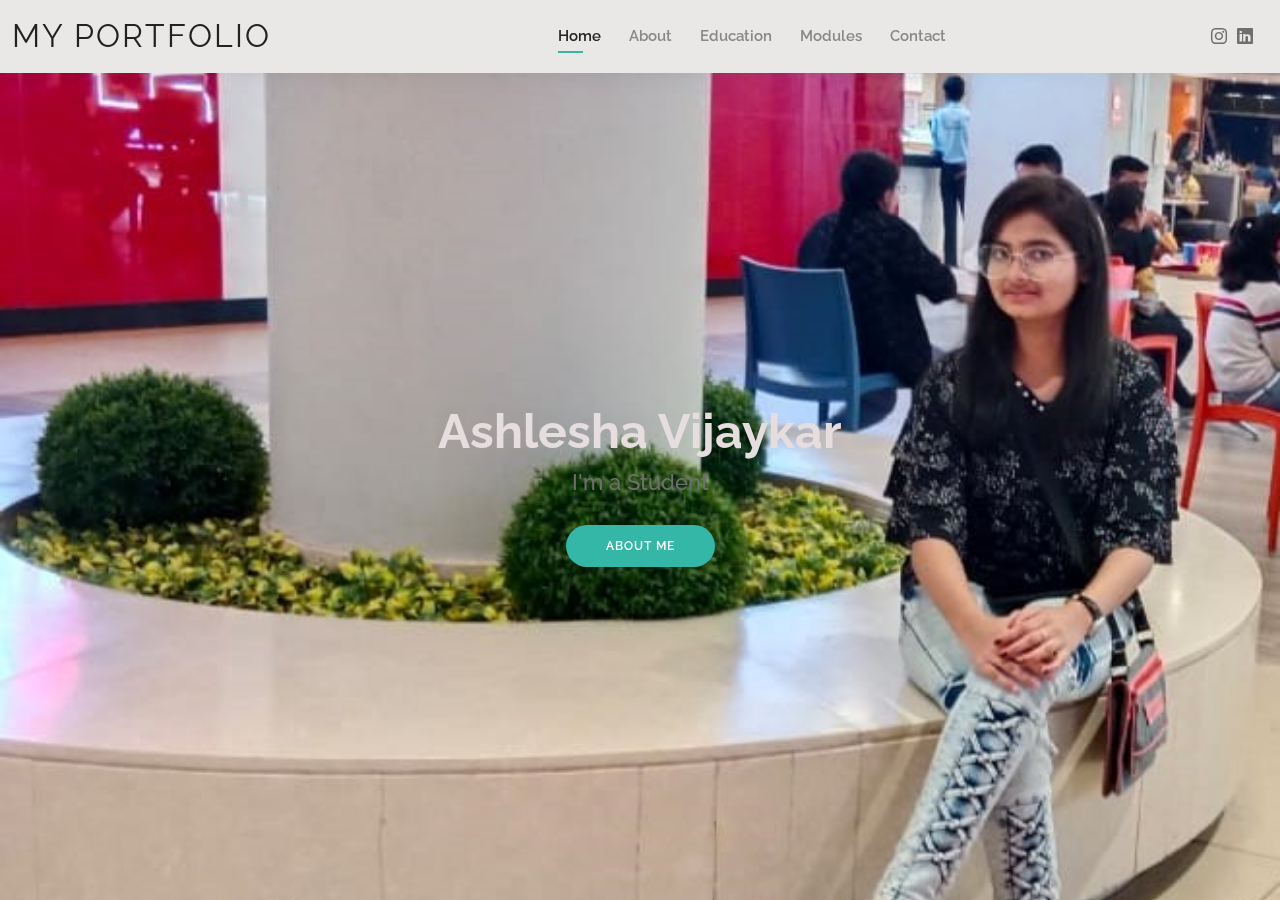
<file: index.html>
<!DOCTYPE html>
<html lang="en">

<head>
  <meta charset="utf-8">
  <meta content="width=device-width, initial-scale=1.0" name="viewport">

  <title>My Portfolio</title>
  <meta content="" name="description">
  <meta content="" name="keywords">

  <!-- Favicons -->
  <link href="assets/img/favicon.png" rel="icon">
  <link href="assets/img/apple-touch-icon.png" rel="apple-touch-icon">

  <!-- Google Fonts -->
  <link href="https://fonts.googleapis.com/css?family=Open+Sans:300,300i,400,400i,600,600i,700,700i|Raleway:300,300i,400,400i,500,500i,600,600i,700,700i|Poppins:300,300i,400,400i,500,500i,600,600i,700,700i" rel="stylesheet">

  <!-- Vendor CSS Files -->
  <link href="assets/vendor/aos/aos.css" rel="stylesheet">
  <link href="assets/vendor/bootstrap/css/bootstrap.min.css" rel="stylesheet">
  <link href="assets/vendor/bootstrap-icons/bootstrap-icons.css" rel="stylesheet">
  <link href="assets/vendor/boxicons/css/boxicons.min.css" rel="stylesheet">
  <link href="assets/vendor/glightbox/css/glightbox.min.css" rel="stylesheet">
  <link href="assets/vendor/swiper/swiper-bundle.min.css" rel="stylesheet">

  <!-- Template Main CSS File -->
  <link href="assets/css/style.css" rel="stylesheet">

  <!-- =======================================================
  * Template Name: Kelly
  * Template URL: https://bootstrapmade.com/kelly-free-bootstrap-cv-resume-html-template/
  * Updated: Mar 17 2024 with Bootstrap v5.3.3
  * Author: BootstrapMade.com
  * License: https://bootstrapmade.com/license/
  ======================================================== -->
</head>

<body>

  <!-- ======= Header ======= -->
  <header id="header" class="fixed-top">
    <div class="container-fluid d-flex justify-content-between align-items-center">

      <h1 class="logo me-auto me-lg-0"><a href="index.html">My Portfolio</a></h1>
      <!-- Uncomment below if you prefer to use an image logo -->
      <!-- <a href="index.html" class="logo"><img src="module-1/my img.jpg" alt="" class="img-fluid"></a>-->

      <nav id="navbar" class="navbar order-last order-lg-0">
        <ul>
          <li><a class="active" href="./index.html">Home</a></li>
          <li><a href="./about.html">About</a></li>
          <li><a href="./education.html">Education</a></li>
          <li><a href="./Modules.html">Modules</a></li>
          <!-- <li><a href="portfolio.html">Portfolio</a></li> -->
          <li><a href="./contact.html">Contact</a></li>
        </ul>
        <i class="bi bi-list mobile-nav-toggle"></i>
      </nav><!-- .navbar -->

      <div class="header-social-links">
        <!-- <a href="#" class="twitter"><i class="bi bi-twitter"></i></a>
        <a href="#" class="facebook"><i class="bi bi-facebook"></i></a> -->
        <a href="https://www.instagram.com/ashlesha25?igsh=MXQ2NWRibGlzd3Fqeg==" class="instagram"><i class="bi bi-instagram"></i></a>
        <a href="https://www.linkedin.com/in/ashlesha-vijaykar-8346ab236" class="linkedin"><i class="bi bi-linkedin"></i></i></a>
      </div>

    </div>

  </header><!-- End Header -->

  <!-- ======= Hero Section ======= -->
  <section id="hero" class="d-flex align-items-center">
    <div class="container d-flex flex-column align-items-center" data-aos="zoom-in" data-aos-delay="100">
      <h1>Ashlesha Vijaykar</h1>
      <h2>I'm a Student</h2>
      <a href="about.html" class="btn-about">About Me</a>
    </div>
  </section><!-- End Hero -->

  

  <div id="preloader"></div>
  <a href="#" class="back-to-top d-flex align-items-center justify-content-center"><i class="bi bi-arrow-up-short"></i></a>

  <!-- Vendor JS Files -->
  <script src="assets/vendor/purecounter/purecounter_vanilla.js"></script>
  <script src="assets/vendor/aos/aos.js"></script>
  <script src="assets/vendor/bootstrap/js/bootstrap.bundle.min.js"></script>
  <script src="assets/vendor/glightbox/js/glightbox.min.js"></script>
  <script src="assets/vendor/isotope-layout/isotope.pkgd.min.js"></script>
  <script src="assets/vendor/swiper/swiper-bundle.min.js"></script>
  <script src="assets/vendor/waypoints/noframework.waypoints.js"></script>
  <script src="assets/vendor/php-email-form/validate.js"></script>

  <!-- Template Main JS File -->
  <script src="assets/js/main.js"></script>

</body>

</html>
</file>
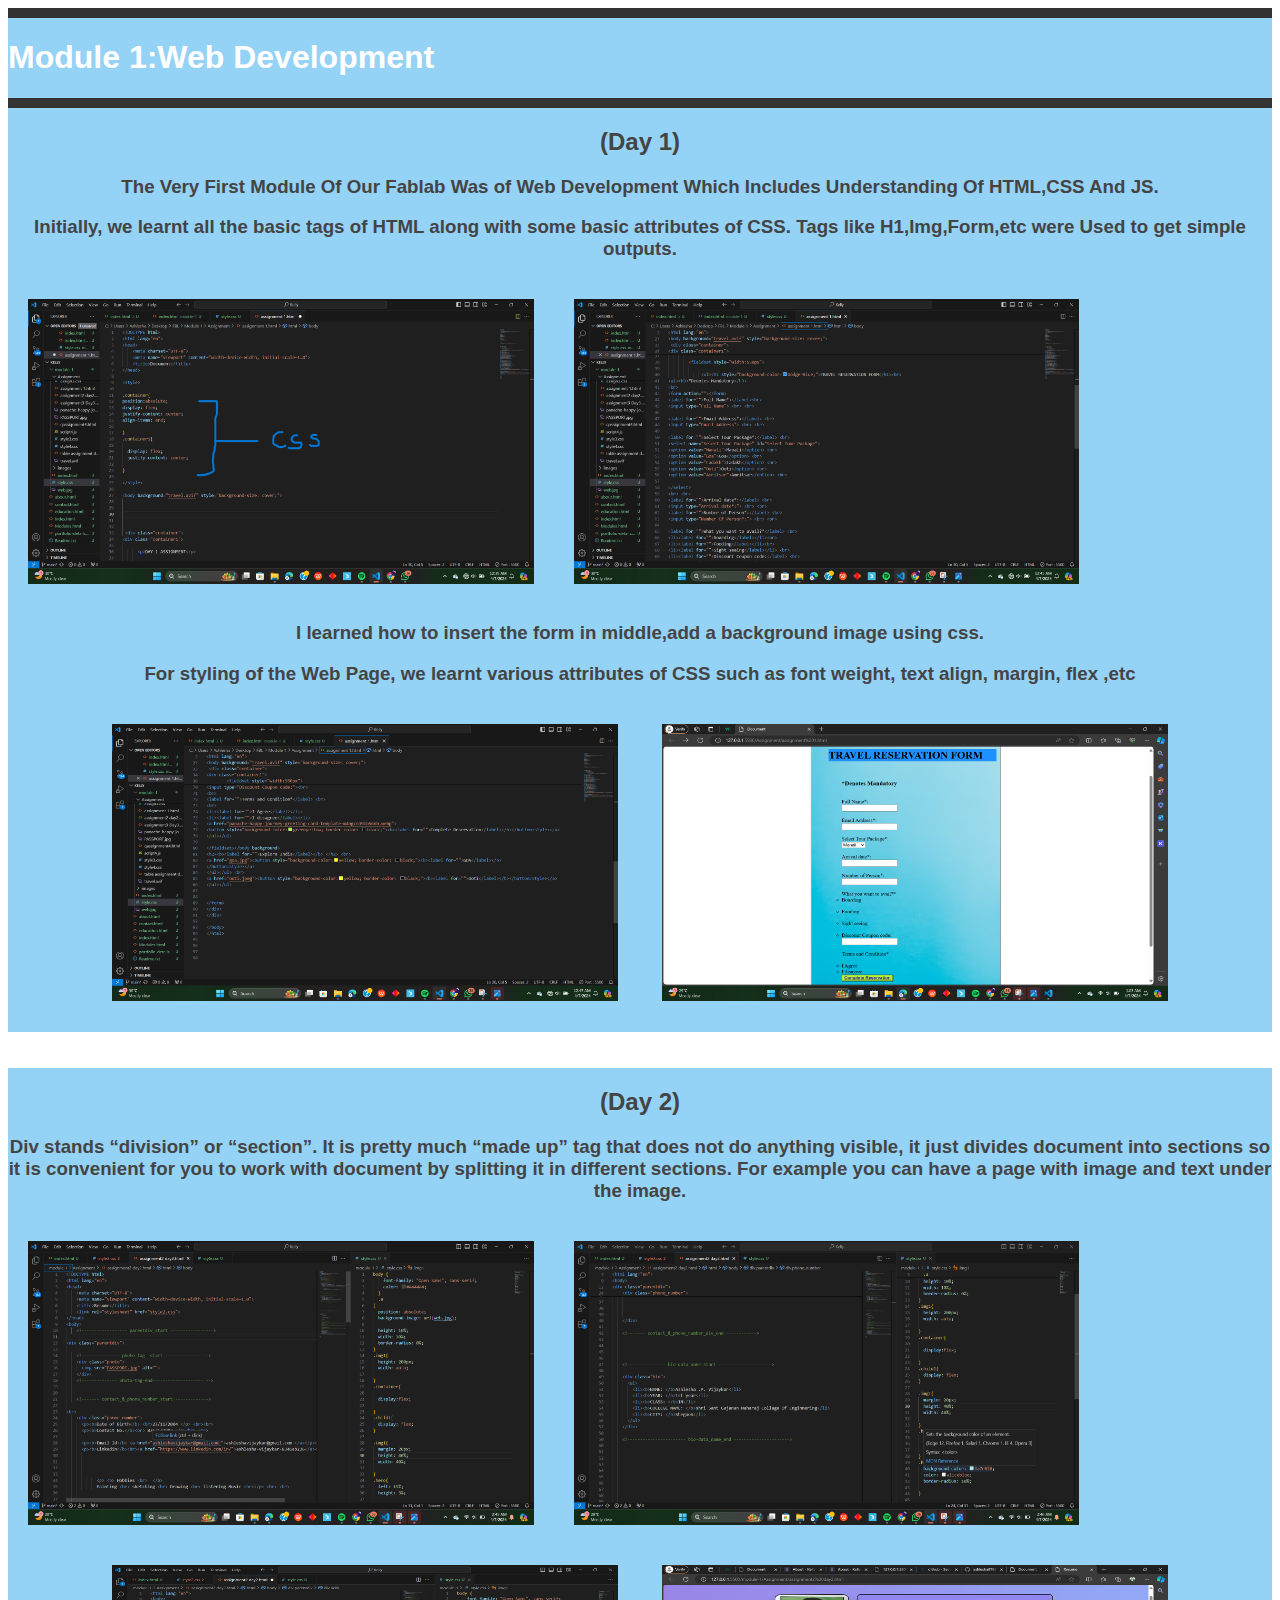
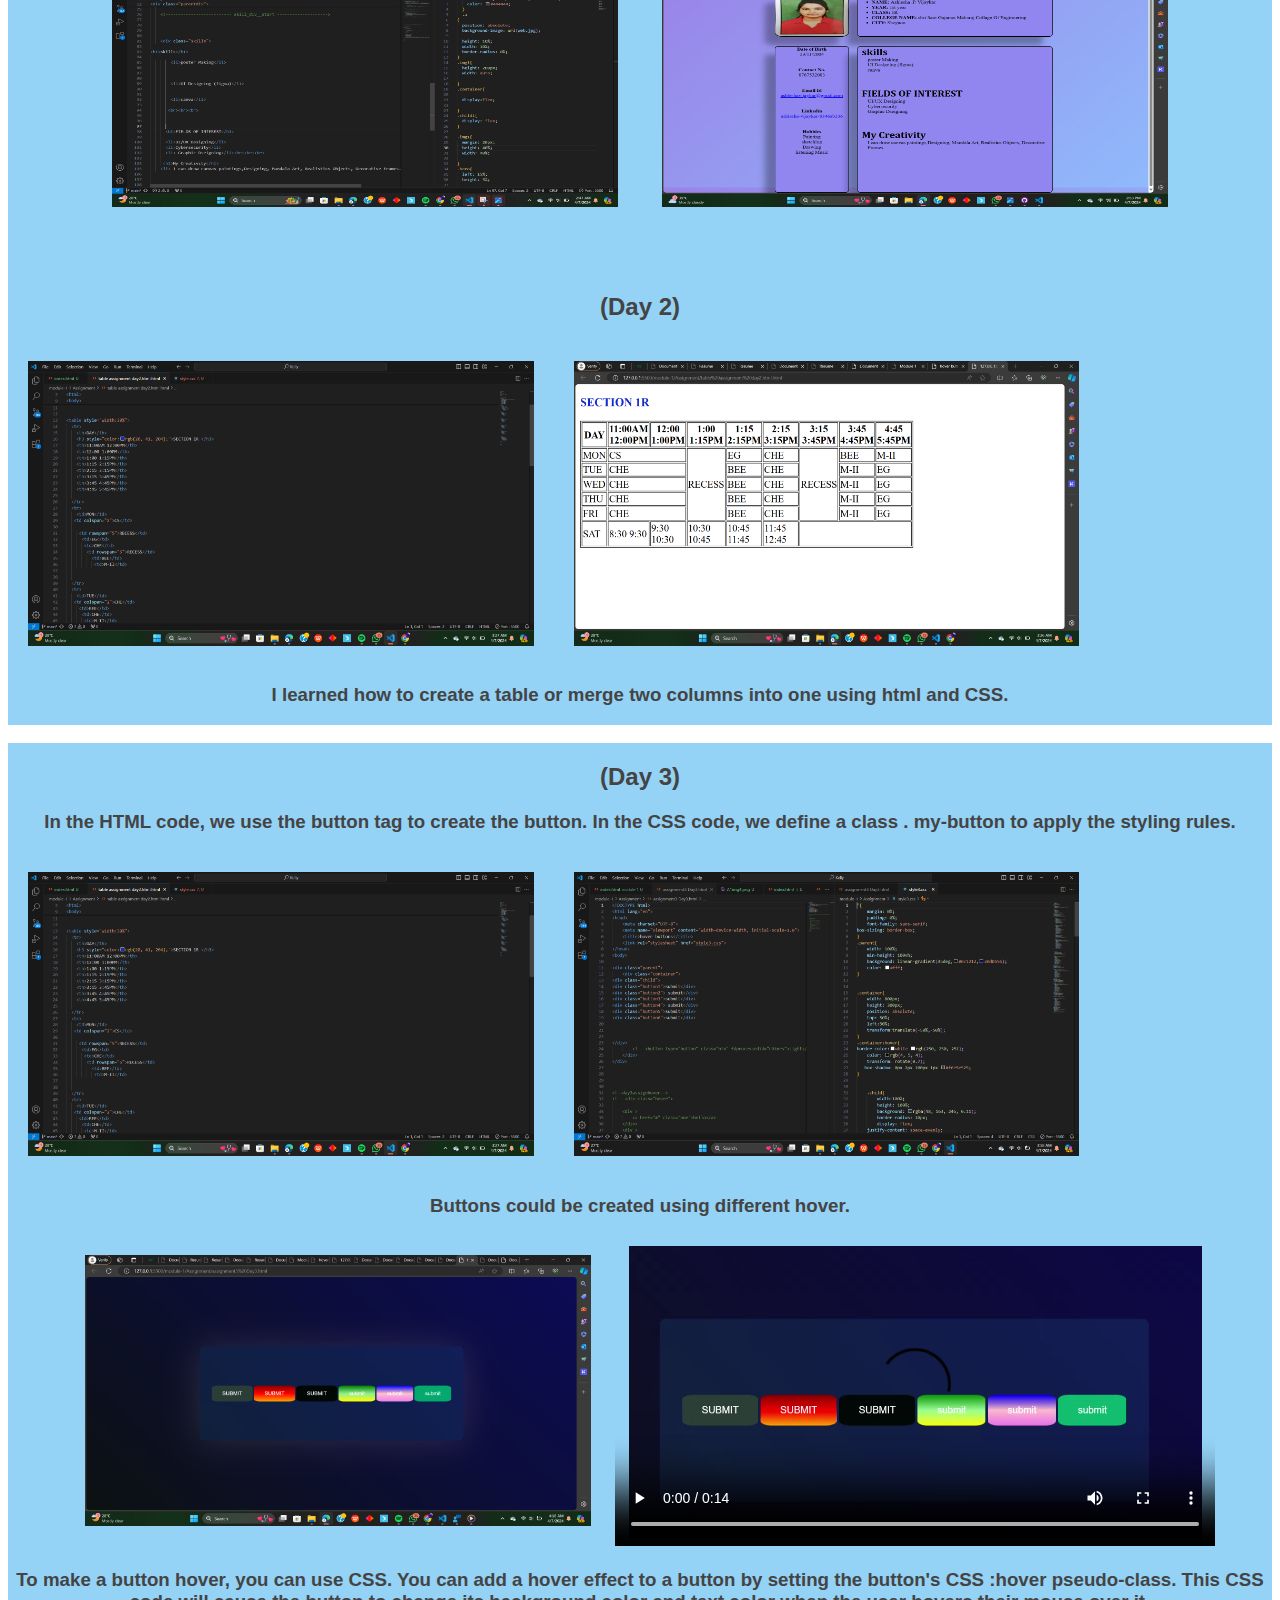
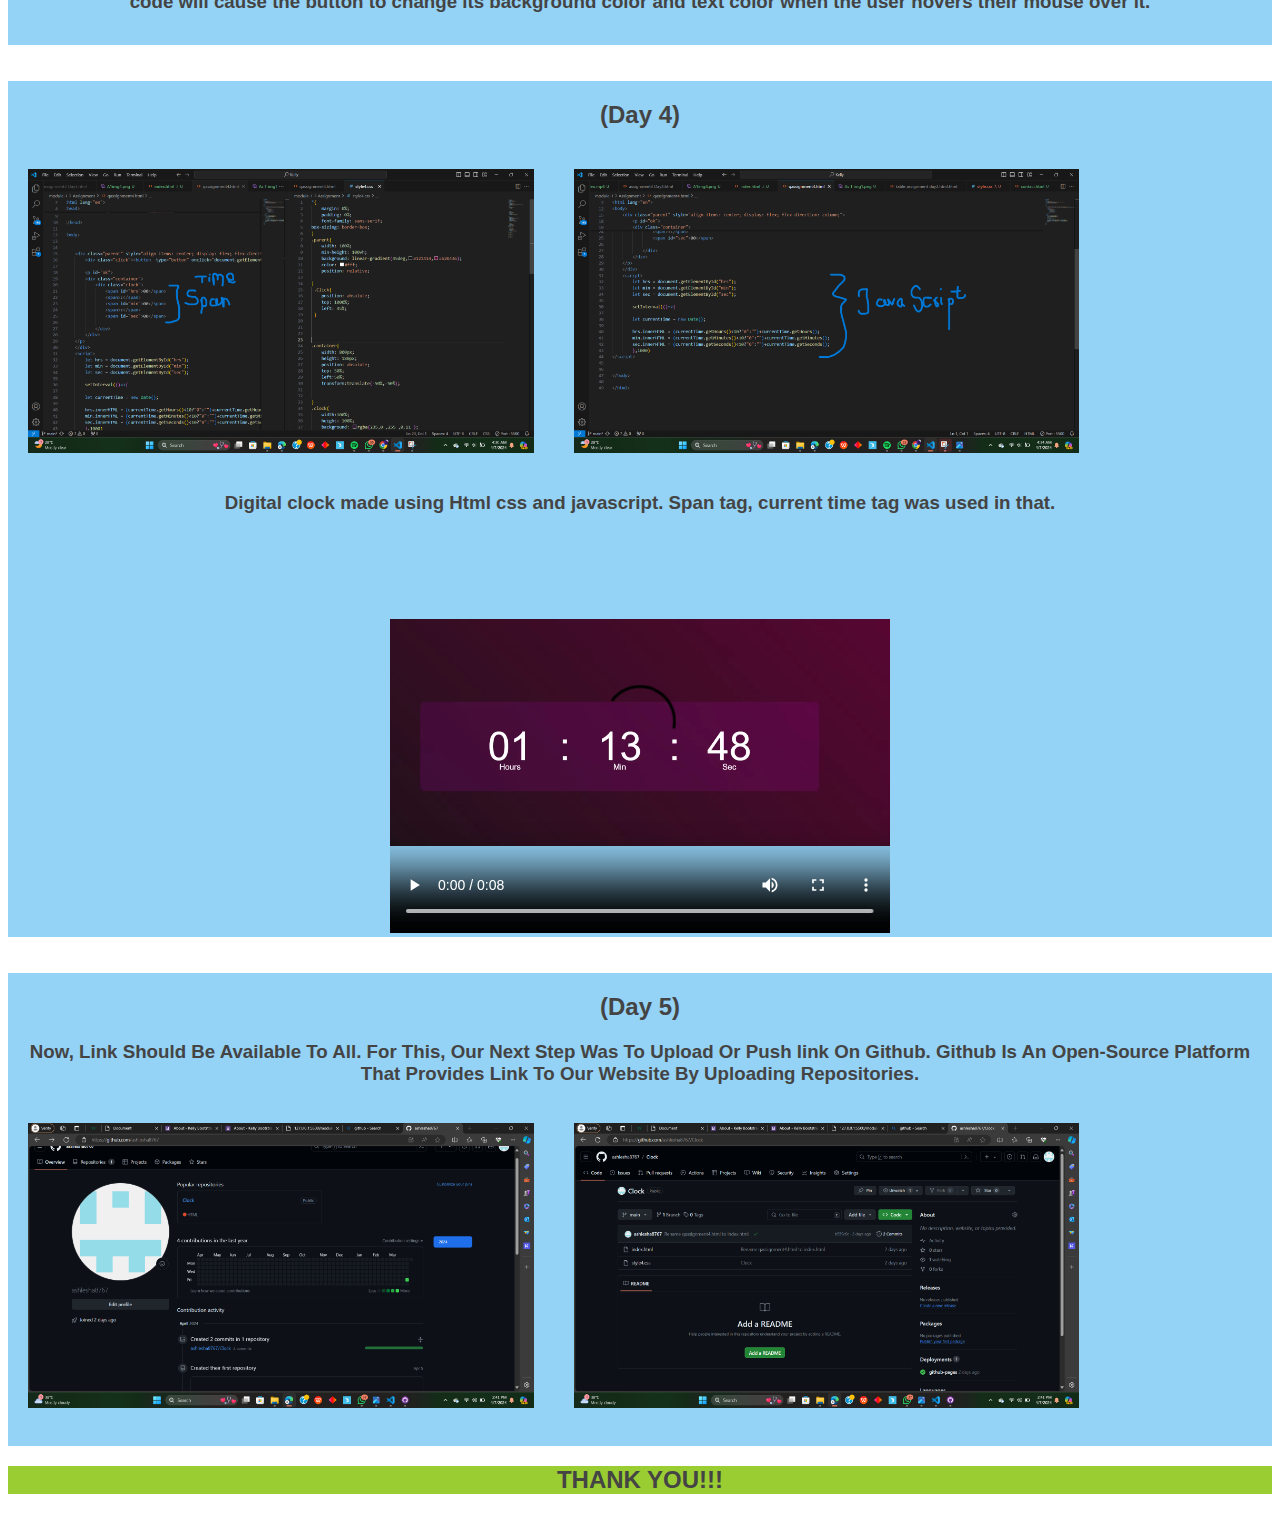
<file: module-1/index.html>
<!DOCTYPE html>
<html lang="en">
<head>
    <meta charset="UTF-8">
    <meta name="viewport" content="width=, initial-scale=1.0">
    <title>Document</title>
    <link rel="stylesheet" href="style.css">
</head>
<body>
    <header>
        <div class="container">
            <h1>Module 1:</h1>
            <h1>Web Development</h1>
        </div>
    </header>
    <div class="parent">
        <div class="container">
            <div class="Child1">
               
                <p> <h2>(Day 1) </h2></p>
                <p><h3>The Very First Module Of Our Fablab Was of Web Development Which Includes Understanding Of HTML,CSS And JS.
                </p>
                <p>Initially, we learnt all the basic tags of HTML along with some basic attributes of CSS. Tags like H1,Img,Form,etc were Used to get simple outputs.</p>
               </h3>
                
                    
                    <div class="image" style="display: flex;" >
                        <img class="img1" src="A1img1.png" alt="">
                    <img class="img1" src="A1img2.png" alt="">
                    </div>
                    <p> <h3>I learned how to insert the form in middle,add a background image using css.</h3></p>
                    <p> <h3>For styling of the Web Page, we learnt various attributes of CSS such as font weight, text align, margin, flex ,etc
                    </h3></p>
                    <img class="img1" src="A1img3.png" alt="web">
                    <img class="img1" src="A1img4.png" alt="web">
                    
                
            </div>
        </div>
    </div> <br><br>
    
<!---------------------------------------------------------Assignment2-------------------------------------------------------->

<div class="parent">
    <div class="container">
        <div class="Child1">
            
            <p> <h2> (Day 2) </h2></p>
           
            <p> <h3>Div stands “division” or “section”. It is pretty much “made up” tag that does not do anything visible, it just divides document into sections so it is convenient for you to work with document by splitting it in different sections. For example you can have a page with image and text under the image. <h3></h3></p>
                
                <div class="image" style="display: flex;" >
                    <img class="img1" src="A2img1.png" alt="">
                <img class="img1" src="A2img2.png" alt="">
                </div>
                
                <img class="img1" src="A2img3.png" alt="web">
                <img class="img1" src="A2img4..png" alt="web">

        
        
                
             
        </div>
    </div>
</div>




<div class="parent">
    <div class="container">
        <div class="Child1">
            
            <p> <h2> (Day 2) </h2></p>
           
            
                
                <div class="image" style="display: flex;" >
                    <img class="img1" src="As T img1.png" alt="">
                <img class="img1" src="As T img2 (2).png" alt="">
                </div>
                <p><h3>I learned how to create a table or merge two columns into one using html and CSS.</h3></css></p>
                
             
        </div>
    </div>
</div>
<br>

<!-------------------------------------------------------Assignment3---------------------------------------------------->

<div class="parent">
    <div class="container">
        <div class="Child1">
            
            <p> <h2> (Day 3) </h2></p>
            <h3>In the HTML code, we use the button tag to create the button. In the CSS code, we define a class . my-button to apply the styling rules.</h3>
           
            
                
                <div class="image" style="display: flex;" >
                    <img class="img1" src="A 3 img1.png" alt="">
                <img class="img1" src="A 3 img 2.png" alt="">
                </div>
                <p><h3>Buttons could be created using different hover. </h3></p>
                <!-- <img class="img1" src="A 3 img3.png" alt="web"> -->
                <img class="img1" src="Buttons.png" alt="web">
                <video controls style="width: 600px; height: 300px;">
                    <source src="./hover buttons.mp4" type="video/mp4">
                </video>


                <h3>To make a button hover, you can use CSS. You can add a hover effect to a button by setting the button's CSS :hover pseudo-class. This CSS code will cause the button to change its background color and text color when the user hovers their mouse over it.</h3>
               
        </div>
    </div>
</div>
<br><br>



<!--------------------------------------------Assignment4------------------------------------------------------->
<div class="parent">
    <div class="container">
        <div class="Child1">
            
            <p> <h2> (Day 4) </h2></p>
            <h3></h3>
           
            
                
                <div class="image" style="display: flex;" >
                    <img class="img1" src="A 4 img1.png" alt="">
                <img class="img1" src="A 4 img2.png" alt="">
                </div>
                <p><h3>Digital clock made using Html css and javascript. Span tag, current time tag was used in that. </h3></p>
                
                <video controls style="width: 500px; height: 400px;">
                    <source src="./currrent time clock.mp4" type="video/mp4">
                </video>

           
        </div>
    </div>
</div>
<br> <br>
<!----------------------------------------------------Day 5----------------------------------------------------------->

<div class="parent">
    <div class="container">
        <div class="Child1">
            
            <p> <h2> (Day 5) </h2></p>
            <h3></h3>
           
            <p><h3>Now, Link Should Be Available To All. For This, Our Next Step Was To Upload Or Push link On Github. Github Is An Open-Source Platform That Provides Link To Our Website By Uploading Repositories. </h3></p>
                
                <div class="image" style="display: flex;" >
                    <img class="img1" src="git img 1 (1).png" alt="">
                <img class="img1" src="git img  (2).png" alt="">
                </div>
                <p><h3> </h3></p>
                
             
            </div>

           
        </div>
    </div>
</div>





<h2 class="t">THANK YOU!!! </h2>

</body>
</html
</file>
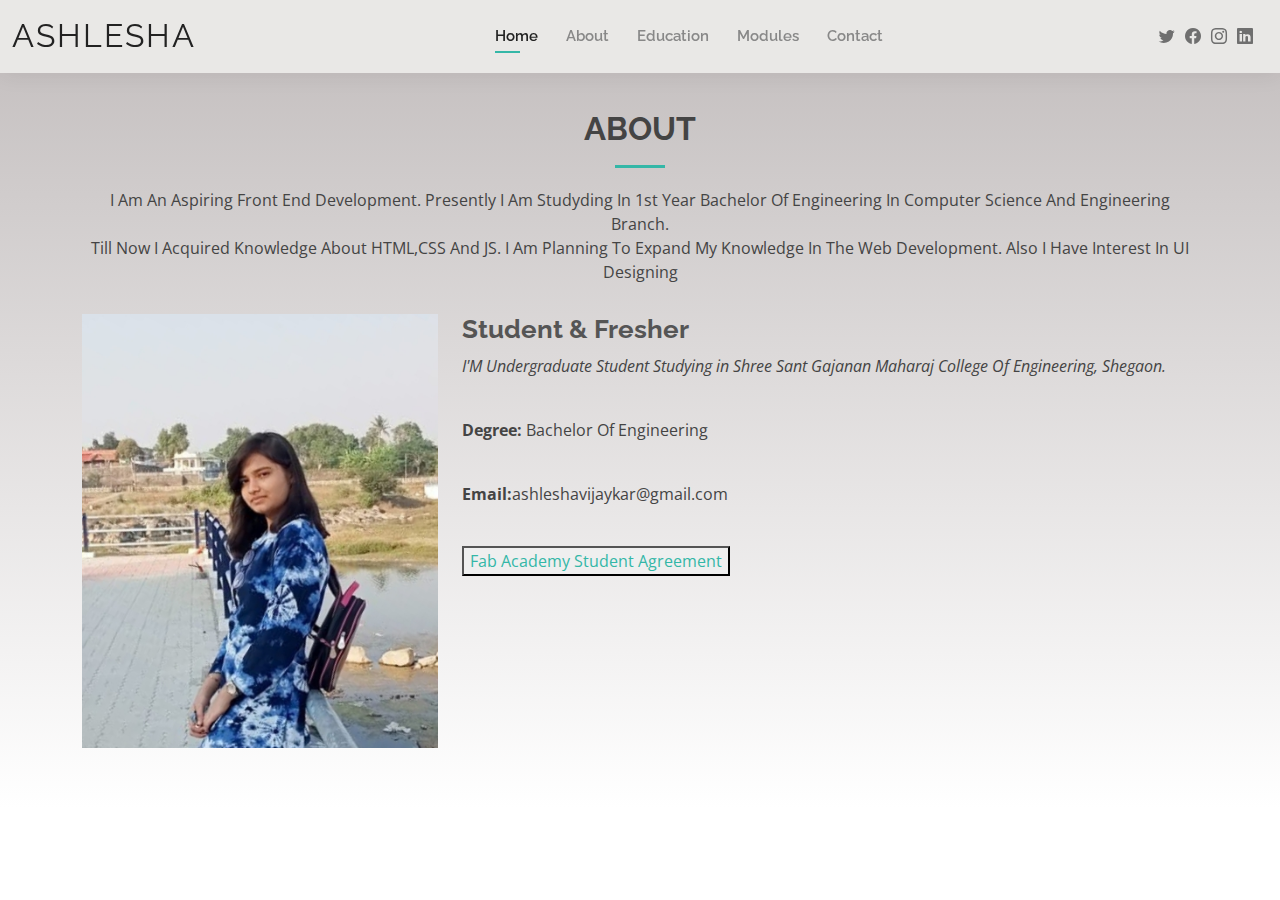
<file: about.html>
<!DOCTYPE html>
<html lang="en">

<head>
  <meta charset="utf-8">
  <meta content="width=device-width, initial-scale=1.0" name="viewport">

  <title>My Portfolio</title>
  <meta content="" name="description">
  <meta content="" name="keywords">

  <!-- Favicons -->
  <link href="assets/img/favicon.png" rel="icon">
  <link href="assets/img/apple-touch-icon.png" rel="apple-touch-icon">

  <!-- Google Fonts -->
  <link href="https://fonts.googleapis.com/css?family=Open+Sans:300,300i,400,400i,600,600i,700,700i|Raleway:300,300i,400,400i,500,500i,600,600i,700,700i|Poppins:300,300i,400,400i,500,500i,600,600i,700,700i" rel="stylesheet">

  <!-- Vendor CSS Files -->
  <link href="assets/vendor/aos/aos.css" rel="stylesheet">
  <link href="assets/vendor/bootstrap/css/bootstrap.min.css" rel="stylesheet">
  <link href="assets/vendor/bootstrap-icons/bootstrap-icons.css" rel="stylesheet">
  <link href="assets/vendor/boxicons/css/boxicons.min.css" rel="stylesheet">
  <link href="assets/vendor/glightbox/css/glightbox.min.css" rel="stylesheet">
  <link href="assets/vendor/swiper/swiper-bundle.min.css" rel="stylesheet">

  <!-- Template Main CSS File -->
  <link href="assets/css/style.css" rel="stylesheet">

  <!-- =======================================================
  * Template Name: Kelly
  * Template URL: https://bootstrapmade.com/kelly-free-bootstrap-cv-resume-html-template/
  * Updated: Mar 17 2024 with Bootstrap v5.3.3
  * Author: BootstrapMade.com
  * License: https://bootstrapmade.com/license/
  ======================================================== -->
</head>

<body>

  <!-- ======= Header ======= -->
  <header id="header" class="fixed-top">
    <div class="container-fluid d-flex justify-content-between align-items-center">

      <h1 class="logo me-auto me-lg-0"><a href="index.html">Ashlesha</a></h1>
      <!-- Uncomment below if you prefer to use an image logo -->
      <!-- <a href="index.html" class="logo"><img src="assets/img/logo.png" alt="" class="img-fluid"></a>-->

      <nav id="navbar" class="navbar order-last order-lg-0">
        <ul>
          <li><a class="active" href="./index.html">Home</a></li>
          <li><a href="./about.html">About</a></li>
          <li><a href="./education.html">Education</a></li>
          <li><a href="./Modules.html">Modules</a></li>
          <!-- <li><a href="portfolio.html">Portfolio</a></li> -->
          <li><a href="./contact.html">Contact</a></li>
        </ul>
        <i class="bi bi-list mobile-nav-toggle"></i>
      </nav><!-- .navbar -->

      <div class="header-social-links">
        <a href="#" class="twitter"><i class="bi bi-twitter"></i></a>
        <a href="#" class="facebook"><i class="bi bi-facebook"></i></a>
        <a href="#" class="instagram"><i class="bi bi-instagram"></i></a>
        <a href="#" class="linkedin"><i class="bi bi-linkedin"></i></i></a>
      </div>

    </div>

  </header><!-- End Header -->

  <main id="main">

    <!-- ======= About Section ======= -->
    <section id="about" class="about">
      <div class="container" data-aos="fade-up">

        <div class="section-title">
          <h2>About</h2>
          <p>I Am An Aspiring Front End Development. Presently I Am Studyding In 1st Year Bachelor Of Engineering In Computer Science And Engineering Branch. <br> Till Now I Acquired Knowledge About HTML,CSS And JS. I Am Planning To Expand My Knowledge In The Web Development. Also I Have Interest In UI Designing</p>
        </div>

        <div class="row">
          <div class="col-lg-4">
            <img src="assets/img/small pic.jpg" class="img-fluid" alt="">
          </div>
          <div class="col-lg-8 pt-4 pt-lg-0 content">
            <h3>Student &amp; Fresher</h3>
            <p class="fst-italic">
              I'M Undergraduate Student Studying in Shree Sant Gajanan Maharaj College Of Engineering, Shegaon.
            </p>
            <br>
            <p><b>Degree:</b> Bachelor Of Engineering</p><br>
            <p><b>Email:</b>ashleshavijaykar@gmail.com</p><br>

           <button> <a href="./module-1/Fab Academy Student Agreement.txt" target="_blank">Fab Academy Student Agreement</a></button>

            <div class="row">
              <div class="col-lg-6">
                <ul>

                  
                 
                </ul>
              </div>
              <div class="col-lg-6">
                <ul>
                  
                  
                </ul>
              </div>
            </div>
            
          </div>
        </div>

      </div>
    </section><!-- End About Section -->

    

    

           

  </main><!-- End #main -->

 

  <div id="preloader"></div>
  <a href="#" class="back-to-top d-flex align-items-center justify-content-center"><i class="bi bi-arrow-up-short"></i></a>

  <!-- Vendor JS Files -->
  <script src="assets/vendor/purecounter/purecounter_vanilla.js"></script>
  <script src="assets/vendor/aos/aos.js"></script>
  <script src="assets/vendor/bootstrap/js/bootstrap.bundle.min.js"></script>
  <script src="assets/vendor/glightbox/js/glightbox.min.js"></script>
  <script src="assets/vendor/isotope-layout/isotope.pkgd.min.js"></script>
  <script src="assets/vendor/swiper/swiper-bundle.min.js"></script>
  <script src="assets/vendor/waypoints/noframework.waypoints.js"></script>
  <script src="assets/vendor/php-email-form/validate.js"></script>

  <!-- Template Main JS File -->
  <script src="assets/js/main.js"></script>

</body>

</html>
</file>
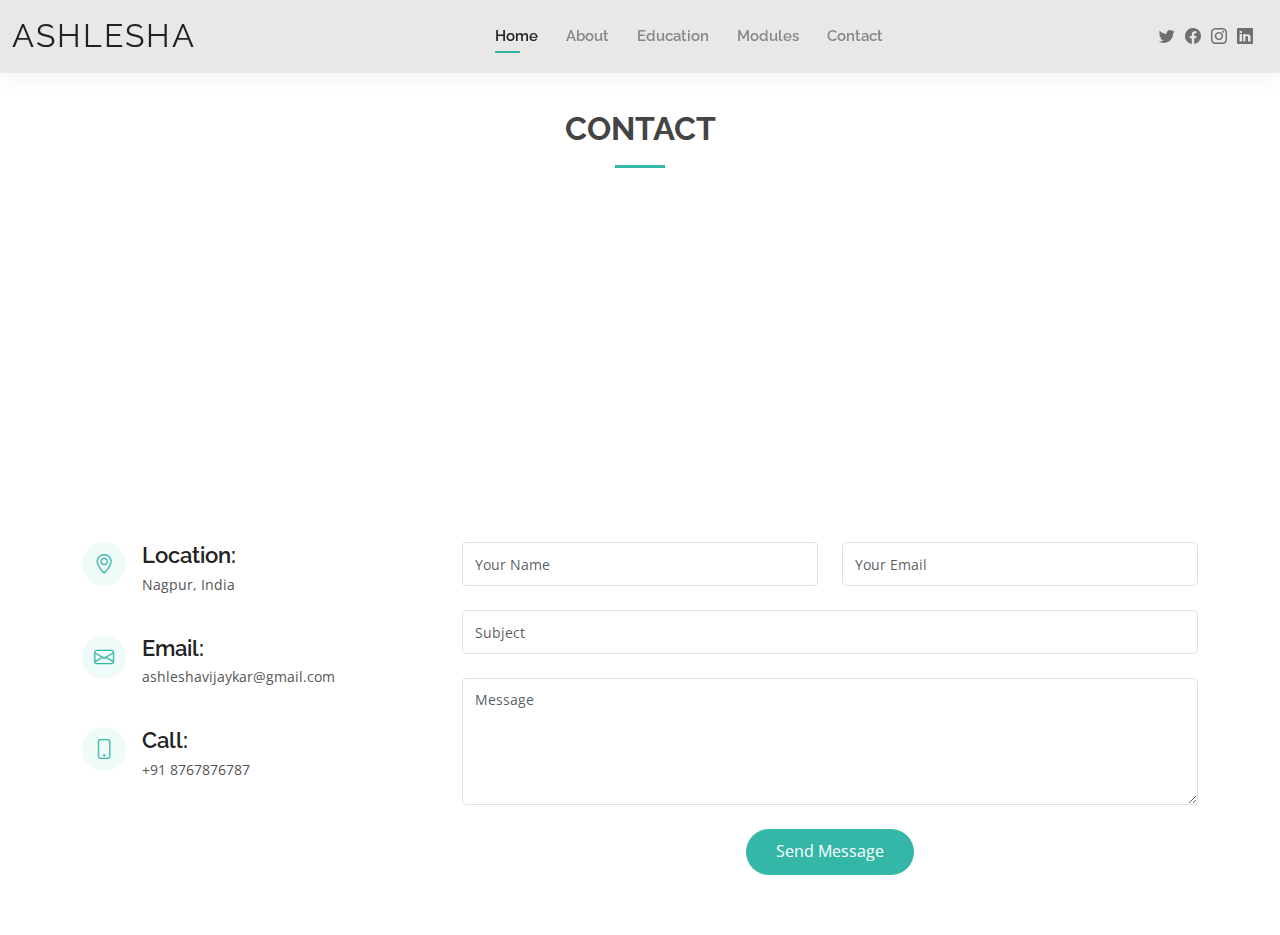
<file: contact.html>
<!DOCTYPE html>
<html lang="en">

<head>
  <meta charset="utf-8">
  <meta content="width=device-width, initial-scale=1.0" name="viewport">

  <title>Contact - My Portfolio</title>
  <meta content="" name="description">
  <meta content="" name="keywords">

  <!-- Favicons -->
  <link href="assets/img/favicon.png" rel="icon">
  <link href="assets/img/apple-touch-icon.png" rel="apple-touch-icon">

  <!-- Google Fonts -->
  <link href="https://fonts.googleapis.com/css?family=Open+Sans:300,300i,400,400i,600,600i,700,700i|Raleway:300,300i,400,400i,500,500i,600,600i,700,700i|Poppins:300,300i,400,400i,500,500i,600,600i,700,700i" rel="stylesheet">

  <!-- Vendor CSS Files -->
  <link href="assets/vendor/aos/aos.css" rel="stylesheet">
  <link href="assets/vendor/bootstrap/css/bootstrap.min.css" rel="stylesheet">
  <link href="assets/vendor/bootstrap-icons/bootstrap-icons.css" rel="stylesheet">
  <link href="assets/vendor/boxicons/css/boxicons.min.css" rel="stylesheet">
  <link href="assets/vendor/glightbox/css/glightbox.min.css" rel="stylesheet">
  <link href="assets/vendor/swiper/swiper-bundle.min.css" rel="stylesheet">

  <!-- Template Main CSS File -->
  <link href="assets/css/style.css" rel="stylesheet">

  <!-- =======================================================
  * Template Name: Kelly
  * Template URL: https://bootstrapmade.com/kelly-free-bootstrap-cv-resume-html-template/
  * Updated: Mar 17 2024 with Bootstrap v5.3.3
  * Author: BootstrapMade.com
  * License: https://bootstrapmade.com/license/
  ======================================================== -->
</head>

<body>

  <!-- ======= Header ======= -->
  <header id="header" class="fixed-top">
    <div class="container-fluid d-flex justify-content-between align-items-center">

      <h1 class="logo me-auto me-lg-0"><a href="index.html">Ashlesha</a></h1>
      <!-- Uncomment below if you prefer to use an image logo -->
      <!-- <a href="index.html" class="logo"><img src="assets/img/logo.png" alt="" class="img-fluid"></a>-->

      <nav id="navbar" class="navbar order-last order-lg-0">
        <ul>
          <li><a class="active" href="./index.html">Home</a></li>
          <li><a href="./about.html">About</a></li>
          <li><a href="./education.html">Education</a></li>
          <li><a href="./Modules.html">Modules</a></li>
          <!-- <li><a href="portfolio.html">Portfolio</a></li> -->
          <li><a href="./contact.html">Contact</a></li>
        </ul>
        <i class="bi bi-list mobile-nav-toggle"></i>
      </nav><!-- .navbar -->

      <div class="header-social-links">
        <a href="#" class="twitter"><i class="bi bi-twitter"></i></a>
        <a href="#" class="facebook"><i class="bi bi-facebook"></i></a>
        <a href="#" class="instagram"><i class="bi bi-instagram"></i></a>
        <a href="#" class="linkedin"><i class="bi bi-linkedin"></i></i></a>
      </div>

    </div>

  </header><!-- End Header -->

  <main id="main">

    <!-- ======= Contact Section ======= -->
    <section id="contact" class="contact">
      <div class="container" data-aos="fade-up">

        <div class="section-title">
          <h2>Contact</h2>
          <p></p>
        </div>

        <div>
          <iframe src="https://www.google.com/maps/embed?pb=!1m18!1m12!1m3!1d732.9503393549655!2d76.6754083712622!3d20.779595242865966!2m3!1f0!2f0!3f0!3m2!1i1024!2i768!4f13.1!3m3!1m2!1s0x3bd7457296aaba57%3A0xa9f05c70098ee6c7!2sShri%20Sant%20Gajanan%20Maharaj%20College%20Of%20Engineering!5e0!3m2!1sen!2sin!4v1712415535391!5m2!1sen!2sin" style="border:0; width: 100%; height: 270px;" allowfullscreen="" loading="lazy" referrerpolicy="no-referrer-when-downgrade"></iframe>
        </div>

        <div class="row mt-5">

          <div class="col-lg-4">
            <div class="info">
              <div class="address">
                <i class="bi bi-geo-alt"></i>
                <h4>Location:</h4>
                <p>Nagpur, India</p>
              </div>

              <div class="email">
                <i class="bi bi-envelope"></i>
                <h4>Email:</h4>
                <p>ashleshavijaykar@gmail.com</p>
              </div>

              <div class="phone">
                <i class="bi bi-phone"></i>
                <h4>Call:</h4>
                <p>+91 8767876787</p>
              </div>

            </div>

          </div>

          <div class="col-lg-8 mt-5 mt-lg-0">

            <form action="forms/contact.php" method="post" role="form" class="php-email-form">
              <div class="row">
                <div class="col-md-6 form-group">
                  <input type="text" name="name" class="form-control" id="name" placeholder="Your Name" required>
                </div>
                <div class="col-md-6 form-group mt-3 mt-md-0">
                  <input type="email" class="form-control" name="email" id="email" placeholder="Your Email" required>
                </div>
              </div>
              <div class="form-group mt-3">
                <input type="text" class="form-control" name="subject" id="subject" placeholder="Subject" required>
              </div>
              <div class="form-group mt-3">
                <textarea class="form-control" name="message" rows="5" placeholder="Message" required></textarea>
              </div>
              <div class="my-3">
                <div class="loading">Loading</div>
                <div class="error-message"></div>
                <div class="sent-message">Your message has been sent. Thank you!</div>
              </div>
              <div class="text-center"><button type="submit">Send Message</button></div>
            </form>

          </div>

        </div>

      </div>
    </section><!-- End Contact Section -->

  </main><!-- End #main -->

  

  <div id="preloader"></div>
  <a href="#" class="back-to-top d-flex align-items-center justify-content-center"><i class="bi bi-arrow-up-short"></i></a>

  <!-- Vendor JS Files -->
  <script src="assets/vendor/purecounter/purecounter_vanilla.js"></script>
  <script src="assets/vendor/aos/aos.js"></script>
  <script src="assets/vendor/bootstrap/js/bootstrap.bundle.min.js"></script>
  <script src="assets/vendor/glightbox/js/glightbox.min.js"></script>
  <script src="assets/vendor/isotope-layout/isotope.pkgd.min.js"></script>
  <script src="assets/vendor/swiper/swiper-bundle.min.js"></script>
  <script src="assets/vendor/waypoints/noframework.waypoints.js"></script>
  <script src="assets/vendor/php-email-form/validate.js"></script>

  <!-- Template Main JS File -->
  <script src="assets/js/main.js"></script>

</body>

</html>
</file>
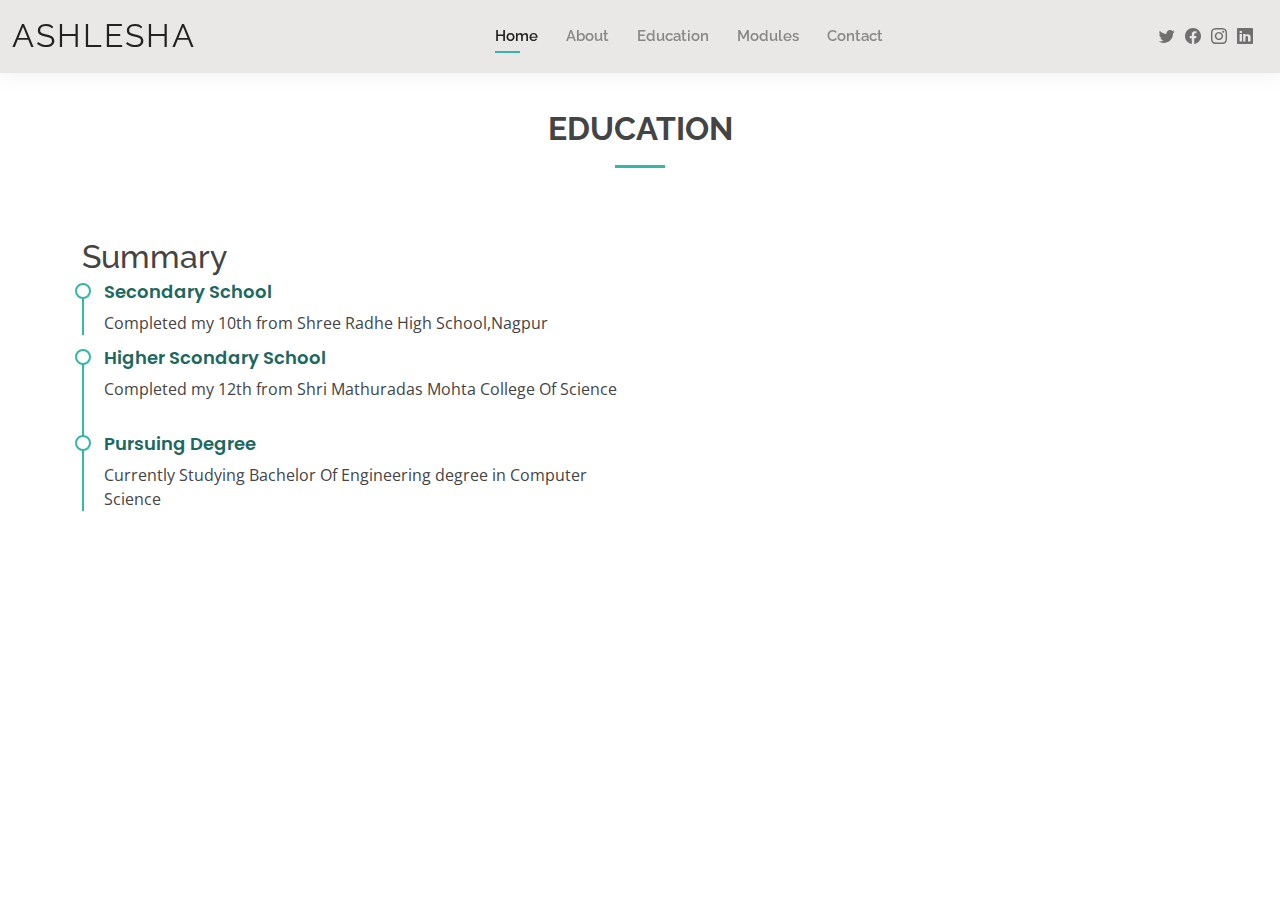
<file: education.html>
<!DOCTYPE html>
<html lang="en">

<head>
  <meta charset="utf-8">
  <meta content="width=device-width, initial-scale=1.0" name="viewport">

  <title>My Portfolio</title>
  <meta content="" name="description">
  <meta content="" name="keywords">

  <!-- Favicons -->
  <link href="assets/img/favicon.png" rel="icon">
  <link href="assets/img/apple-touch-icon.png" rel="apple-touch-icon">

  <!-- Google Fonts -->
  <link href="https://fonts.googleapis.com/css?family=Open+Sans:300,300i,400,400i,600,600i,700,700i|Raleway:300,300i,400,400i,500,500i,600,600i,700,700i|Poppins:300,300i,400,400i,500,500i,600,600i,700,700i" rel="stylesheet">

  <!-- Vendor CSS Files -->
  <link href="assets/vendor/aos/aos.css" rel="stylesheet">
  <link href="assets/vendor/bootstrap/css/bootstrap.min.css" rel="stylesheet">
  <link href="assets/vendor/bootstrap-icons/bootstrap-icons.css" rel="stylesheet">
  <link href="assets/vendor/boxicons/css/boxicons.min.css" rel="stylesheet">
  <link href="assets/vendor/glightbox/css/glightbox.min.css" rel="stylesheet">
  <link href="assets/vendor/swiper/swiper-bundle.min.css" rel="stylesheet">

  <!-- Template Main CSS File -->
  <link href="assets/css/style.css" rel="stylesheet">

  <!-- =======================================================
  * Template Name: Kelly
  * Template URL: https://bootstrapmade.com/kelly-free-bootstrap-cv-resume-html-template/
  * Updated: Mar 17 2024 with Bootstrap v5.3.3
  * Author: BootstrapMade.com
  * License: https://bootstrapmade.com/license/
  ======================================================== -->
</head>

<body>

  <!-- ======= Header ======= -->
  <header id="header" class="fixed-top">
    <div class="container-fluid d-flex justify-content-between align-items-center">

      <h1 class="logo me-auto me-lg-0"><a href="index.html">Ashlesha</a></h1>
      <!-- Uncomment below if you prefer to use an image logo -->
      <!-- <a href="index.html" class="logo"><img src="assets/img/logo.png" alt="" class="img-fluid"></a>-->

      <nav id="navbar" class="navbar order-last order-lg-0">
        <ul>
          <li><a class="active" href="./index.html">Home</a></li>
          <li><a href="./about.html">About</a></li>
          <li><a href="./education.html">Education</a></li>
          <li><a href="./Modules.html">Modules</a></li>
          <!-- <li><a href="portfolio.html">Portfolio</a></li> -->
          <li><a href="./contact.html">Contact</a></li>
        </ul>
        <i class="bi bi-list mobile-nav-toggle"></i>
      </nav><!-- .navbar -->

      <div class="header-social-links">
        <a href="#" class="twitter"><i class="bi bi-twitter"></i></a>
        <a href="#" class="facebook"><i class="bi bi-facebook"></i></a>
        <a href="#" class="instagram"><i class="bi bi-instagram"></i></a>
        <a href="#" class="linkedin"><i class="bi bi-linkedin"></i></i></a>
      </div>

    </div>

  </header><!-- End Header -->

  <main id="main">

    <!-- ======= Resume Section ======= -->
    <section id="resume" class="resume">
      <div class="container" data-aos="fade-up">

        <div class="section-title">
          <h2>Education</h2>
          <p></p>
        </div>

        <div class="row">
          <div class="col-lg-6">
            <h3 class="resume-title"></h3>
            <h2>Summary</h2>
            <div class="resume-item pb-0">
             
              <h4>Secondary School</h4>
              <p>Completed my 10th from Shree Radhe High School,Nagpur</p>
              <p>
              
              </p>
            </div>

            
            <div class="resume-item">
              <h4>Higher Scondary School</h4>
              
              <p>Completed my 12th from Shri Mathuradas Mohta College Of Science</p>
              
            </div>
            <div class="resume-item">
              <h4>Pursuing Degree</h4>
              
              <p>Currently Studying Bachelor Of Engineering degree in Computer Science</p>
            </div>
          </div>
          </p>
            </div>
            
            </div>
          </div>
        </div>

      </div>
    </section><!-- End Resume Section -->

  </main><!-- End #main -->

 

  <div id="preloader"></div>
  <a href="#" class="back-to-top d-flex align-items-center justify-content-center"><i class="bi bi-arrow-up-short"></i></a>

  <!-- Vendor JS Files -->
  <script src="assets/vendor/purecounter/purecounter_vanilla.js"></script>
  <script src="assets/vendor/aos/aos.js"></script>
  <script src="assets/vendor/bootstrap/js/bootstrap.bundle.min.js"></script>
  <script src="assets/vendor/glightbox/js/glightbox.min.js"></script>
  <script src="assets/vendor/isotope-layout/isotope.pkgd.min.js"></script>
  <script src="assets/vendor/swiper/swiper-bundle.min.js"></script>
  <script src="assets/vendor/waypoints/noframework.waypoints.js"></script>
  <script src="assets/vendor/php-email-form/validate.js"></script>

  <!-- Template Main JS File -->
  <script src="assets/js/main.js"></script>

</body>

</html>
</file>
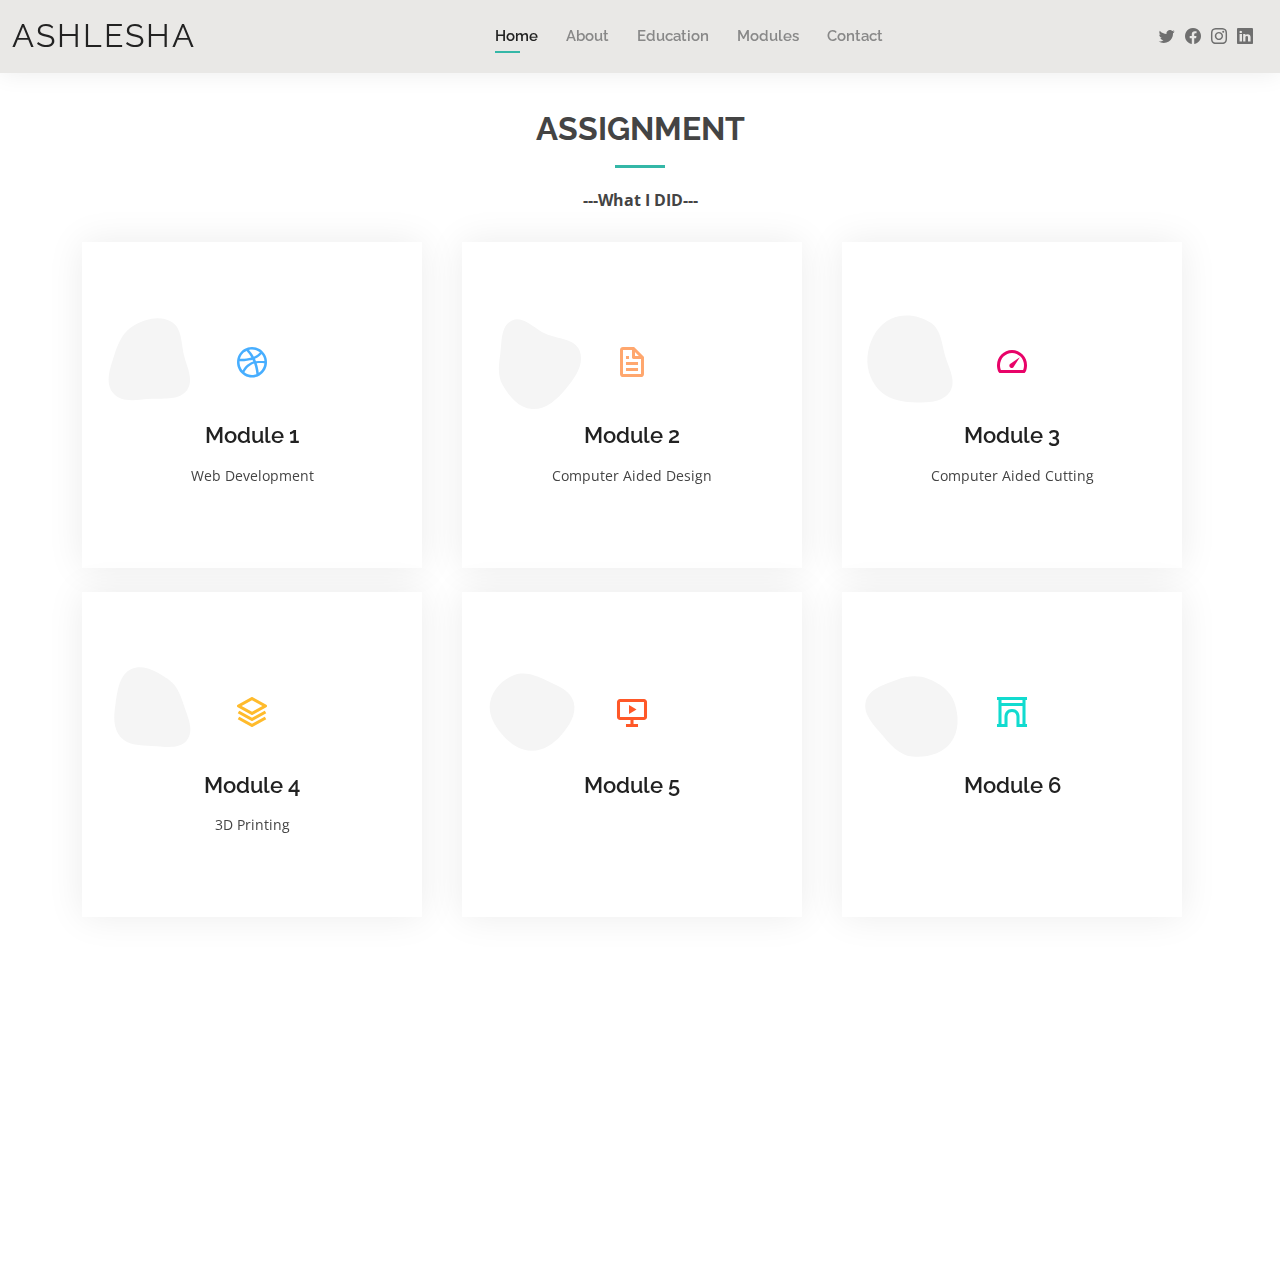
<file: Modules.html>
<!DOCTYPE html>
<html lang="en">

<head>
  <meta charset="utf-8">
  <meta content="width=device-width, initial-scale=1.0" name="viewport">

  <title>My Portfolio</title>
  <meta content="" name="description">
  <meta content="" name="keywords">

  <!-- Favicons -->
  <link href="assets/img/favicon.png" rel="icon">
  <link href="assets/img/apple-touch-icon.png" rel="apple-touch-icon">

  <!-- Google Fonts -->
  <link href="https://fonts.googleapis.com/css?family=Open+Sans:300,300i,400,400i,600,600i,700,700i|Raleway:300,300i,400,400i,500,500i,600,600i,700,700i|Poppins:300,300i,400,400i,500,500i,600,600i,700,700i" rel="stylesheet">

  <!-- Vendor CSS Files -->
  <link href="assets/vendor/aos/aos.css" rel="stylesheet">
  <link href="assets/vendor/bootstrap/css/bootstrap.min.css" rel="stylesheet">
  <link href="assets/vendor/bootstrap-icons/bootstrap-icons.css" rel="stylesheet">
  <link href="assets/vendor/boxicons/css/boxicons.min.css" rel="stylesheet">
  <link href="assets/vendor/glightbox/css/glightbox.min.css" rel="stylesheet">
  <link href="assets/vendor/swiper/swiper-bundle.min.css" rel="stylesheet">

  <!-- Template Main CSS File -->
  <link href="assets/css/style.css" rel="stylesheet">

  <!-- =======================================================
  * Template Name: Kelly
  * Template URL: https://bootstrapmade.com/kelly-free-bootstrap-cv-resume-html-template/
  * Updated: Mar 17 2024 with Bootstrap v5.3.3
  * Author: BootstrapMade.com
  * License: https://bootstrapmade.com/license/
  ======================================================== -->
</head>

<body>

  <!-- ======= Header ======= -->
  <header id="header" class="fixed-top">
    <div class="container-fluid d-flex justify-content-between align-items-center">

      <h1 class="logo me-auto me-lg-0"><a href="index.html">Ashlesha</a></h1>
      <!-- Uncomment below if you prefer to use an image logo -->
      <!-- <a href="index.html" class="logo"><img src="assets/img/logo.png" alt="" class="img-fluid"></a>-->

      <nav id="navbar" class="navbar order-last order-lg-0">
        <ul>
          <li><a class="active" href="./index.html">Home</a></li>
          <li><a href="./about.html">About</a></li>
          <li><a href="./education.html">Education</a></li>
          <li><a href="./Modules.html">Modules</a></li>
          <!-- <li><a href="portfolio.html">Portfolio</a></li> -->
          <li><a href="./contact.html">Contact</a></li>
        </ul>
        <i class="bi bi-list mobile-nav-toggle"></i>
      </nav><!-- .navbar -->

      <div class="header-social-links">
        <a href="#" class="twitter"><i class="bi bi-twitter"></i></a>
        <a href="#" class="facebook"><i class="bi bi-facebook"></i></a>
        <a href="#" class="instagram"><i class="bi bi-instagram"></i></a>
        <a href="#" class="linkedin"><i class="bi bi-linkedin"></i></i></a>
      </div>

    </div>

  </header><!-- End Header -->

  <main id="main">

    <!-- ======= Services Section ======= -->
    <section id="services" class="services">
      <div class="container" data-aos="fade-up">

        <div class="section-title">
          <h2>Assignment</h2>
          <p><b>---What I DID--- </b>
          </p>
        </div>

        <div class="row">
          <div class="col-lg-4 col-md-6 d-flex align-items-stretch" data-aos="zoom-in" data-aos-delay="100">
            <div class="icon-box iconbox-blue">
              <div class="icon">
                <svg width="100" height="100" viewBox="0 0 600 600" xmlns="http://www.w3.org/2000/svg">
                  <path stroke="none" stroke-width="0" fill="#f5f5f5" d="M300,521.0016835830174C376.1290562159157,517.8887921683347,466.0731472004068,529.7835943286574,510.70327084640275,468.03025145048787C554.3714126377745,407.6079735673963,508.03601936045806,328.9844924480964,491.2728898941984,256.3432110539036C474.5976632858925,184.082847569629,479.9380746630129,96.60480741107993,416.23090153303,58.64404602377083C348.86323505073057,18.502131276798302,261.93793281208167,40.57373210992963,193.5410806939664,78.93577620505333C130.42746243093433,114.334589627462,98.30271207620316,179.96522072025542,76.75703585869454,249.04625023123273C51.97151888228291,328.5150500222984,13.704378332031375,421.85034740162234,66.52175969318436,486.19268352777647C119.04800174914682,550.1803526380478,217.28368757567262,524.383925680826,300,521.0016835830174"></path>
                </svg>
                <i class="bx bxl-dribbble"></i>
              </div>
              <h4><a href="./module-1/index.html">Module 1</a></h4>
            <p>Web Development</p>
            </div>
          </div>

          <div class="col-lg-4 col-md-6 d-flex align-items-stretch mt-4 mt-md-0" data-aos="zoom-in" data-aos-delay="200">
            <div class="icon-box iconbox-orange ">
              <div class="icon">
                <svg width="100" height="100" viewBox="0 0 600 600" xmlns="http://www.w3.org/2000/svg">
                  <path stroke="none" stroke-width="0" fill="#f5f5f5" d="M300,582.0697525312426C382.5290701553225,586.8405444964366,449.9789794690241,525.3245884688669,502.5850820975895,461.55621195738473C556.606425686781,396.0723002908107,615.8543463187945,314.28637112970534,586.6730223649479,234.56875336149918C558.9533121215079,158.8439757836574,454.9685369536778,164.00468322053177,381.49747125262974,130.76875717737553C312.15926192815925,99.40240125094834,248.97055460311594,18.661163978235184,179.8680185752513,50.54337015887873C110.5421016452524,82.52863877960104,119.82277516462835,180.83849132639028,109.12597500060166,256.43424936330496C100.08760227029461,320.3096726198365,92.17705696193138,384.0621239912766,124.79988738764834,439.7174275375508C164.83382741302287,508.01625554203684,220.96474134820875,577.5009287672846,300,582.0697525312426"></path>
                </svg>
                <i class="bx bx-file"></i>
              </div>
              <h4><a href="module2/index1.html">Module 2</a></h4>
              <p>Computer Aided Design</p>
            </div>
          </div>

          <div class="col-lg-4 col-md-6 d-flex align-items-stretch mt-4 mt-lg-0" data-aos="zoom-in" data-aos-delay="300">
            <div class="icon-box iconbox-pink">
              <div class="icon">
                <svg width="100" height="100" viewBox="0 0 600 600" xmlns="http://www.w3.org/2000/svg">
                  <path stroke="none" stroke-width="0" fill="#f5f5f5" d="M300,541.5067337569781C382.14930387511276,545.0595476570109,479.8736841581634,548.3450877840088,526.4010558755058,480.5488172755941C571.5218469581645,414.80211281144784,517.5187510058486,332.0715597781072,496.52539010469104,255.14436215662573C477.37192572678356,184.95920475031193,473.57363656557914,105.61284051026155,413.0603344069578,65.22779650032875C343.27470386102294,18.654635553484475,251.2091493199835,5.337323636656869,175.0934190732945,40.62881213300186C97.87086631185822,76.43348514350839,51.98124368387456,156.15599469081315,36.44837278890362,239.84606092416172C21.716077023791087,319.22268207091537,43.775223500013084,401.1760424656574,96.891909868211,461.97329694683043C147.22146801428983,519.5804099606455,223.5754009179313,538.201503339737,300,541.5067337569781"></path>
                </svg>
                <i class="bx bx-tachometer"></i>
              </div>
              <h4><a href="Module 3/index3.html">Module 3</a></h4>
              <p>Computer Aided Cutting</p>
            </div>
          </div>

          <div class="col-lg-4 col-md-6 d-flex align-items-stretch mt-4" data-aos="zoom-in" data-aos-delay="100">
            <div class="icon-box iconbox-yellow">
              <div class="icon">
                <svg width="100" height="100" viewBox="0 0 600 600" xmlns="http://www.w3.org/2000/svg">
                  <path stroke="none" stroke-width="0" fill="#f5f5f5" d="M300,503.46388370962813C374.79870501325706,506.71871716319447,464.8034551963731,527.1746412648533,510.4981551193396,467.86667711651364C555.9287308511215,408.9015244558933,512.6030010748507,327.5744911775523,490.211057578863,256.5855673507754C471.097692560561,195.9906835881958,447.69079081568157,138.11976852964426,395.19560036434837,102.3242989838813C329.3053358748298,57.3949838291264,248.02791733380457,8.279543830951368,175.87071277845988,42.242879143198664C103.41431057327972,76.34704239035025,93.79494320519305,170.9812938413882,81.28167332365135,250.07896920659033C70.17666984294237,320.27484674793965,64.84698225790005,396.69656628748305,111.28512138212992,450.4950937839243C156.20124167950087,502.5303643271138,231.32542653798444,500.4755392045468,300,503.46388370962813"></path>
                </svg>
                <i class="bx bx-layer"></i>
              </div>
              <h4><a href="module 4/index4.html">Module 4</a></h4>
              <p>3D Printing</p>
            </div>
          </div>

          <div class="col-lg-4 col-md-6 d-flex align-items-stretch mt-4" data-aos="zoom-in" data-aos-delay="200">
            <div class="icon-box iconbox-red">
              <div class="icon">
                <svg width="100" height="100" viewBox="0 0 600 600" xmlns="http://www.w3.org/2000/svg">
                  <path stroke="none" stroke-width="0" fill="#f5f5f5" d="M300,532.3542879108572C369.38199826031484,532.3153073249985,429.10787420159085,491.63046689027357,474.5244479745417,439.17860296908856C522.8885846962883,383.3225815378663,569.1668002868075,314.3205725914397,550.7432151929288,242.7694973846089C532.6665558377875,172.5657663291529,456.2379748765914,142.6223662098291,390.3689995646985,112.34683881706744C326.66090330228417,83.06452184765237,258.84405631176094,53.51806209861945,193.32584062364296,78.48882559362697C121.61183558270385,105.82097193414197,62.805066853699245,167.19869350419734,48.57481801355237,242.6138429142374C34.843463184063346,315.3850353017275,76.69343916112496,383.4422959591041,125.22947124332185,439.3748458443577C170.7312796277747,491.8107796887764,230.57421082200815,532.3932930995766,300,532.3542879108572"></path>
                </svg>
                <i class="bx bx-slideshow"></i>
              </div>
              <h4><a href="">Module 5</a></h4>
              <p></p>
            </div>
          </div>

          <div class="col-lg-4 col-md-6 d-flex align-items-stretch mt-4" data-aos="zoom-in" data-aos-delay="300">
            <div class="icon-box iconbox-teal">
              <div class="icon">
                <svg width="100" height="100" viewBox="0 0 600 600" xmlns="http://www.w3.org/2000/svg">
                  <path stroke="none" stroke-width="0" fill="#f5f5f5" d="M300,566.797414625762C385.7384707136149,576.1784315230908,478.7894351017131,552.8928747891023,531.9192734346935,484.94944893311C584.6109503024035,417.5663521118492,582.489472248146,322.67544863468447,553.9536738515405,242.03673114598146C529.1557734026468,171.96086150256528,465.24506316201064,127.66468636344209,395.9583748389544,100.7403814666027C334.2173773831606,76.7482773500951,269.4350130405921,84.62216499799875,207.1952322260088,107.2889140133804C132.92018162631612,134.33871894543012,41.79353780512637,160.00259165414826,22.644507872594943,236.69541883565114C3.319112789854554,314.0945973066697,72.72355303640163,379.243833228382,124.04198916343866,440.3218312028393C172.9286146004772,498.5055451809895,224.45579914871206,558.5317968840102,300,566.797414625762"></path>
                </svg>
                <i class="bx bx-arch"></i>
              </div>
              <h4><a href="">Module 6</a></h4>
              <p></p>
            </div>
          </div>

          <div class="col-lg-4 col-md-6 d-flex align-items-stretch" data-aos="zoom-in" data-aos-delay="100">
            <div class="icon-box iconbox-blue">
              <div class="icon">
                <svg width="100" height="100" viewBox="0 0 600 600" xmlns="http://www.w3.org/2000/svg">
                  <path stroke="none" stroke-width="0" fill="#f5f5f5" d="M300,521.0016835830174C376.1290562159157,517.8887921683347,466.0731472004068,529.7835943286574,510.70327084640275,468.03025145048787C554.3714126377745,407.6079735673963,508.03601936045806,328.9844924480964,491.2728898941984,256.3432110539036C474.5976632858925,184.082847569629,479.9380746630129,96.60480741107993,416.23090153303,58.64404602377083C348.86323505073057,18.502131276798302,261.93793281208167,40.57373210992963,193.5410806939664,78.93577620505333C130.42746243093433,114.334589627462,98.30271207620316,179.96522072025542,76.75703585869454,249.04625023123273C51.97151888228291,328.5150500222984,13.704378332031375,421.85034740162234,66.52175969318436,486.19268352777647C119.04800174914682,550.1803526380478,217.28368757567262,524.383925680826,300,521.0016835830174"></path>
                </svg>
                <i class="bx bxl-dribbble"></i>
              </div>
              <h4><a href="">Module 7</a></h4>
            <p></p>
            </div>
          </div>

          <div class="col-lg-4 col-md-6 d-flex align-items-stretch" data-aos="zoom-in" data-aos-delay="100">
            <div class="icon-box iconbox-blue">
              <div class="icon">
                <svg width="100" height="100" viewBox="0 0 600 600" xmlns="http://www.w3.org/2000/svg">
                  <path stroke="none" stroke-width="0" fill="#f5f5f5" d="M300,521.0016835830174C376.1290562159157,517.8887921683347,466.0731472004068,529.7835943286574,510.70327084640275,468.03025145048787C554.3714126377745,407.6079735673963,508.03601936045806,328.9844924480964,491.2728898941984,256.3432110539036C474.5976632858925,184.082847569629,479.9380746630129,96.60480741107993,416.23090153303,58.64404602377083C348.86323505073057,18.502131276798302,261.93793281208167,40.57373210992963,193.5410806939664,78.93577620505333C130.42746243093433,114.334589627462,98.30271207620316,179.96522072025542,76.75703585869454,249.04625023123273C51.97151888228291,328.5150500222984,13.704378332031375,421.85034740162234,66.52175969318436,486.19268352777647C119.04800174914682,550.1803526380478,217.28368757567262,524.383925680826,300,521.0016835830174"></path>
                </svg>
                <i class="bx bxl-dribbble"></i>
              </div>
              <h4><a href="">Module 8</a></h4>
            <p></p>
            </div>
          </div>

          <div class="col-lg-4 col-md-6 d-flex align-items-stretch" data-aos="zoom-in" data-aos-delay="100">
            <div class="icon-box iconbox-blue">
              <div class="icon">
                <svg width="100" height="100" viewBox="0 0 600 600" xmlns="http://www.w3.org/2000/svg">
                  <path stroke="none" stroke-width="0" fill="#f5f5f5" d="M300,521.0016835830174C376.1290562159157,517.8887921683347,466.0731472004068,529.7835943286574,510.70327084640275,468.03025145048787C554.3714126377745,407.6079735673963,508.03601936045806,328.9844924480964,491.2728898941984,256.3432110539036C474.5976632858925,184.082847569629,479.9380746630129,96.60480741107993,416.23090153303,58.64404602377083C348.86323505073057,18.502131276798302,261.93793281208167,40.57373210992963,193.5410806939664,78.93577620505333C130.42746243093433,114.334589627462,98.30271207620316,179.96522072025542,76.75703585869454,249.04625023123273C51.97151888228291,328.5150500222984,13.704378332031375,421.85034740162234,66.52175969318436,486.19268352777647C119.04800174914682,550.1803526380478,217.28368757567262,524.383925680826,300,521.0016835830174"></path>
                </svg>
                <i class="bx bxl-dribbble"></i>
              </div>
              <h4><a href="">Module 9</a></h4>
            <p></p>
            </div>
          </div>
        </div>

      </div>
    </section><!-- End Services Section -->

  </main><!-- End #main -->

  

  <div id="preloader"></div>
  <a href="#" class="back-to-top d-flex align-items-center justify-content-center"><i class="bi bi-arrow-up-short"></i></a>

  <!-- Vendor JS Files -->
  <script src="assets/vendor/purecounter/purecounter_vanilla.js"></script>
  <script src="assets/vendor/aos/aos.js"></script>
  <script src="assets/vendor/bootstrap/js/bootstrap.bundle.min.js"></script>
  <script src="assets/vendor/glightbox/js/glightbox.min.js"></script>
  <script src="assets/vendor/isotope-layout/isotope.pkgd.min.js"></script>
  <script src="assets/vendor/swiper/swiper-bundle.min.js"></script>
  <script src="assets/vendor/waypoints/noframework.waypoints.js"></script>
  <script src="assets/vendor/php-email-form/validate.js"></script>

  <!-- Template Main JS File -->
  <script src="assets/js/main.js"></script>

</body>

</html>
</file>
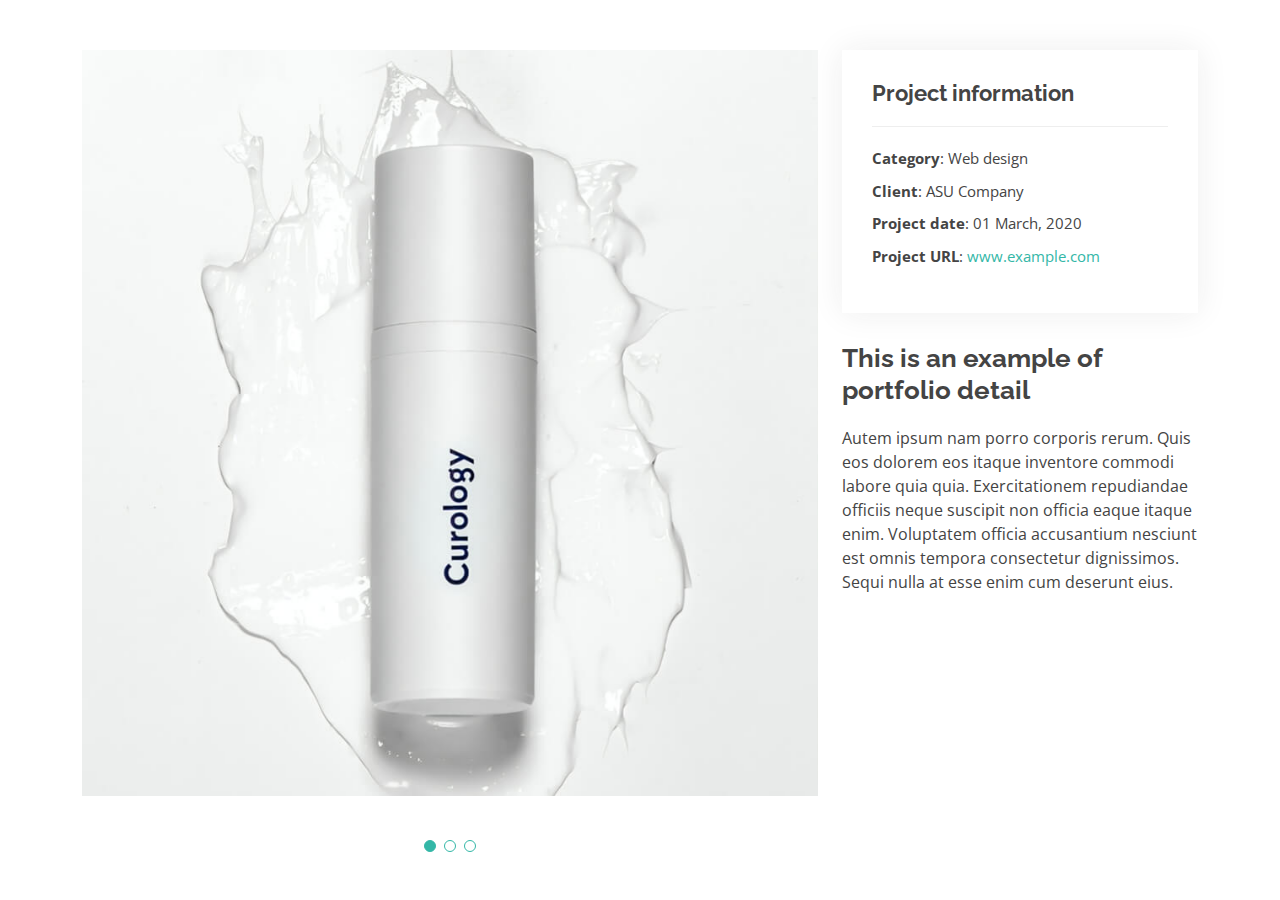
<file: portfolio-details.html>
<!-- <!DOCTYPE html>
<html lang="en">

<head>
  <meta charset="utf-8">
  <meta content="width=device-width, initial-scale=1.0" name="viewport">

  <title>Portfolio Details - Kelly Bootstrap Template</title>
  <meta content="" name="description">
  <meta content="" name="keywords">

  <!-- Favicons -->
  <link href="assets/img/favicon.png" rel="icon">
  <link href="assets/img/apple-touch-icon.png" rel="apple-touch-icon">

  <!-- Google Fonts -->
  <link href="https://fonts.googleapis.com/css?family=Open+Sans:300,300i,400,400i,600,600i,700,700i|Raleway:300,300i,400,400i,500,500i,600,600i,700,700i|Poppins:300,300i,400,400i,500,500i,600,600i,700,700i" rel="stylesheet">

  <!-- Vendor CSS Files -->
  <link href="assets/vendor/aos/aos.css" rel="stylesheet">
  <link href="assets/vendor/bootstrap/css/bootstrap.min.css" rel="stylesheet">
  <link href="assets/vendor/bootstrap-icons/bootstrap-icons.css" rel="stylesheet">
  <link href="assets/vendor/boxicons/css/boxicons.min.css" rel="stylesheet">
  <link href="assets/vendor/glightbox/css/glightbox.min.css" rel="stylesheet">
  <link href="assets/vendor/swiper/swiper-bundle.min.css" rel="stylesheet">

  <!-- Template Main CSS File -->
  <link href="assets/css/style.css" rel="stylesheet">

  <!-- =======================================================
  * Template Name: Kelly
  * Template URL: https://bootstrapmade.com/kelly-free-bootstrap-cv-resume-html-template/
  * Updated: Mar 17 2024 with Bootstrap v5.3.3
  * Author: BootstrapMade.com
  * License: https://bootstrapmade.com/license/
  ======================================================== -->
</head>

<body>

  <main id="main">

    <!-- ======= Portfolio Details Section ======= -->
    <section id="portfolio-details" class="portfolio-details">
      <div class="container">

        <div class="row gy-4">

          <div class="col-lg-8">
            <div class="portfolio-details-slider swiper">
              <div class="swiper-wrapper align-items-center">

                <div class="swiper-slide">
                  <img src="assets/img/portfolio/portfolio-1.jpg" alt="">
                </div>

                <div class="swiper-slide">
                  <img src="assets/img/portfolio/portfolio-2.jpg" alt="">
                </div>

                <div class="swiper-slide">
                  <img src="assets/img/portfolio/portfolio-3.jpg" alt="">
                </div>

              </div>
              <div class="swiper-pagination"></div>
            </div>
          </div>

          <div class="col-lg-4">
            <div class="portfolio-info">
              <h3>Project information</h3>
              <ul>
                <li><strong>Category</strong>: Web design</li>
                <li><strong>Client</strong>: ASU Company</li>
                <li><strong>Project date</strong>: 01 March, 2020</li>
                <li><strong>Project URL</strong>: <a href="#">www.example.com</a></li>
              </ul>
            </div>
            <div class="portfolio-description">
              <h2>This is an example of portfolio detail</h2>
              <p>
                Autem ipsum nam porro corporis rerum. Quis eos dolorem eos itaque inventore commodi labore quia quia. Exercitationem repudiandae officiis neque suscipit non officia eaque itaque enim. Voluptatem officia accusantium nesciunt est omnis tempora consectetur dignissimos. Sequi nulla at esse enim cum deserunt eius.
              </p>
            </div>
          </div>

        </div>

      </div>
    </section><!-- End Portfolio Details Section -->

  </main><!-- End #main -->

  <div id="preloader"></div>
  <a href="#" class="back-to-top d-flex align-items-center justify-content-center"><i class="bi bi-arrow-up-short"></i></a>

  <!-- Vendor JS Files -->
  <script src="assets/vendor/purecounter/purecounter_vanilla.js"></script>
  <script src="assets/vendor/aos/aos.js"></script>
  <script src="assets/vendor/bootstrap/js/bootstrap.bundle.min.js"></script>
  <script src="assets/vendor/glightbox/js/glightbox.min.js"></script>
  <script src="assets/vendor/isotope-layout/isotope.pkgd.min.js"></script>
  <script src="assets/vendor/swiper/swiper-bundle.min.js"></script>
  <script src="assets/vendor/waypoints/noframework.waypoints.js"></script>
  <script src="assets/vendor/php-email-form/validate.js"></script>

  <!-- Template Main JS File -->
  <script src="assets/js/main.js"></script>

</body>

</html>
</file>
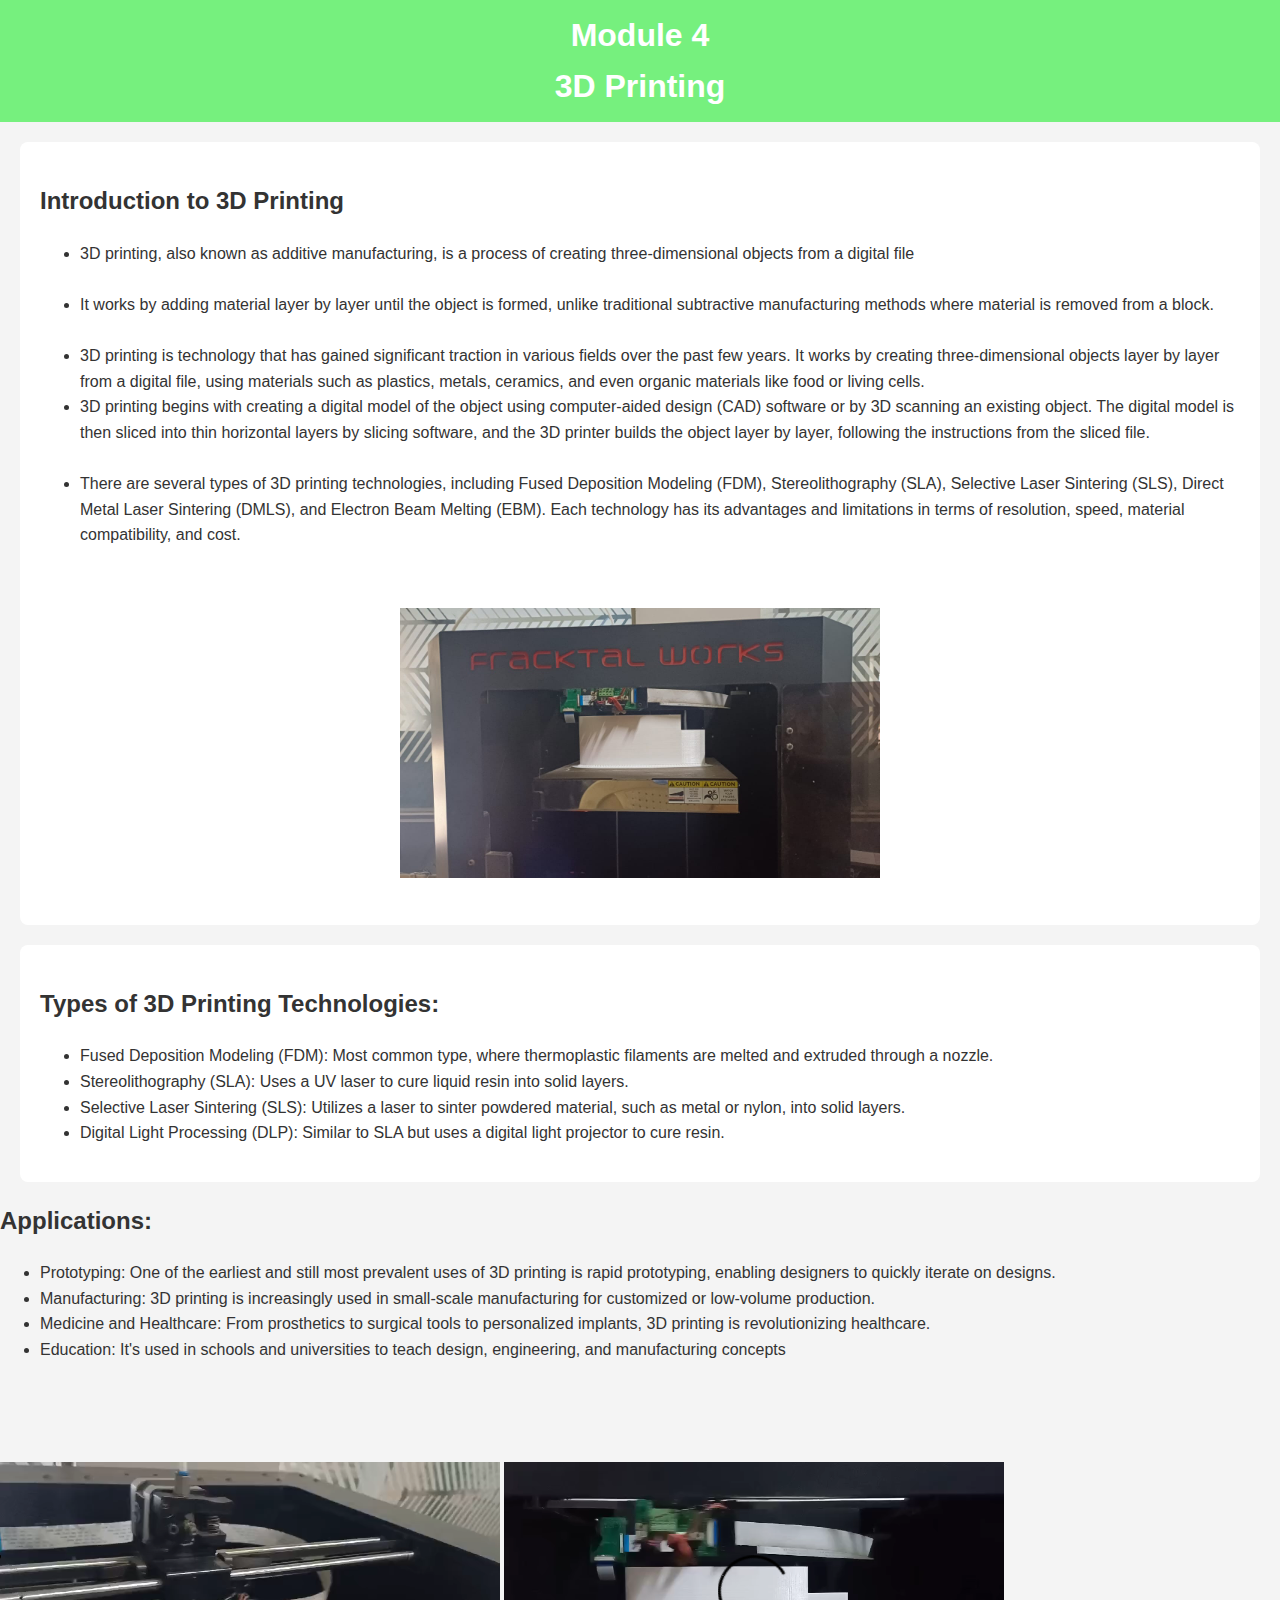
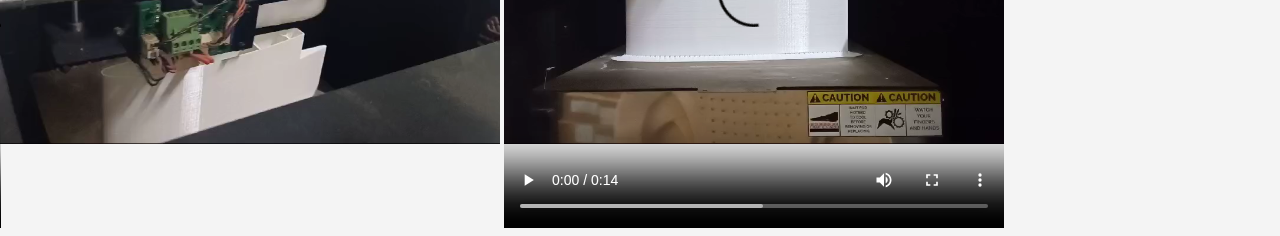
<file: module 4/index4.html>
<!DOCTYPE html>
<html lang="en">
<head>
    <meta charset="UTF-8">
    <meta name="viewport" content="width=device-width, initial-scale=1.0">
    <title>3D Printing</title>
    <link rel="stylesheet" href="style4.css">
</head>
<body>
    <header>
        <h1>Module 4</h1>
        <h1>3D Printing</h1>
        
    </header>

    <section id="Introduction">
        <h2>Introduction to 3D Printing</h2>
        <ul><li>3D printing, also known as additive manufacturing, is a process of creating three-dimensional objects from a digital file</li><br>
        <li>It works by adding material layer by layer until the object is formed, unlike traditional subtractive manufacturing methods where material is removed from a block.</li><br>
        <li>3D printing is technology that has gained significant traction in various fields over the past few years. It works by creating three-dimensional objects layer by layer from a digital file, using materials such as plastics, metals, ceramics, and even organic materials like food or living cells. <br>
            <li> 3D printing begins with creating a digital model of the object using computer-aided design (CAD) software or by 3D scanning an existing object. The digital model is then sliced into thin horizontal layers by slicing software, and the 3D printer builds the object layer by layer, following the instructions from the sliced file.  </li> <br>
             <li>There are several types of 3D printing technologies, including Fused Deposition Modeling (FDM), Stereolithography (SLA), Selective Laser Sintering (SLS), Direct Metal Laser Sintering (DMLS), and Electron Beam Melting (EBM). Each technology has its advantages and limitations in terms of resolution, speed, material compatibility, and cost.</li>
      </ul>
             <div class="image-gallery3">
        
            <h2 class="ijk" style="display: flex; flex-wrap: wrap;"> </h2>
            <img class="img1" src="A.jpg" alt="">
            
           
          
    </section>

    <section id="Types of 3D Printing Technologies:">
        <h2>Types of 3D Printing Technologies:</h2>
        <ul>
            <li>Fused Deposition Modeling (FDM): Most common type, where thermoplastic filaments are melted and extruded through a nozzle.</li>
            <li>Stereolithography (SLA): Uses a UV laser to cure liquid resin into solid layers.</li>
            <li>Selective Laser Sintering (SLS): Utilizes a laser to sinter powdered material, such as metal or nylon, into solid layers.</li>
       <li>Digital Light Processing (DLP): Similar to SLA but uses a digital light projector to cure resin.</li>
        </ul>
       
    </section>


    <h2>Applications:</h2>
    <ul>
        <li>Prototyping: One of the earliest and still most prevalent uses of 3D printing is rapid prototyping, enabling designers to quickly iterate on designs.</li>
        <li>Manufacturing: 3D printing is increasingly used in small-scale manufacturing for customized or low-volume production.</li>
        <li>Medicine and Healthcare: From prosthetics to surgical tools to personalized implants, 3D printing is revolutionizing healthcare. </li>
   <li>Education: It's used in schools and universities to teach design, engineering, and manufacturing concepts</li>
    </ul>


<div class="mon">
    <video controls style="width: 500px; height: 450px;">
        <source src="./C.mp4" type="video/mp4">
    </video>
    <video controls style="width: 500px; height: 450px;">
        <source src="./D.mp4" type="video/mp4">
    </video> 


</div>















    
   

    
</body>
</html>
</file>
<file: module-1/style.css>
body {
  position: absolute;
    font-family: "Open Sans", sans-serif;
    color: #444444;
    /* background:linear-gradient(black,lightblue); */
  }
  .parent{
    background: linear-gradient(rgb(146, 131, 240),lightblue);
  }

/* {
  position: absolute;
  background-image: url(web.jpg);
  
  height: 10%;
  width: 10%;
  border-radius: 0%;
} */
.img1{
  height: 200px;
  width: auto;

}
.container{

  display:flex;
  height: 50%;
  background-color: #94d2f6;
text-align: center; 

}
.child1{
  display: flex;
   text-align: center;
}

.img1{
  margin: 20px;
  height: 30%;
  width: 40%;

}
.hero{
  left: 15%;
  height: 5%;
  width: 7%;


}
.hero1{
  background-color: #a7e6f6;
  color: aliceblue;
  border-radius: 10%;

}
.t{
  text-align: center;
  background-color: yellowgreen;
}
header {
  background-color: #333;
  color: #fff;
  padding: 10px 0;
}

 .h1 {
  text-align: center;
  margin: 0%;
}
</file>
<file: module 4/style4.css>
body {
    font-family: Arial, sans-serif;
    line-height: 1.6;
    margin: 0;
    padding: 0;
    background: #f4f4f4;
    color: #333;
}

header {
    background: #76f07e;
    color: #fff;
    padding: 10px 20px;
    text-align: center;
}

header h1 {
    margin: 0;
}

nav ul {
    list-style: none;
    padding: 0;
}

nav ul li {
    display: inline;
    margin-right: 10px;
}

nav ul li a {
    color: #ffffff;
    text-decoration: none;
}

section {
    background: #ffffff;
    margin: 20px;
    padding: 20px;
    border-radius: 8px;
}

.image-gallery {
    display: flex;
    justify-content: space-around;
}

.image-gallery img {
    max-width: 100%;
    height: auto;
}

.assignments div {
    margin: 10px;
    text-align: center;
}

footer {
    text-align: center;
    padding: 10px 20px;
    background: #333;
    color: #fff;
}

footer a {
    color: #0bf;
    text-decoration: none;
}
.image-gallery3 {
    text-align: center; /* Center align the content */
}

.gallery-heading {
    background-color: rgb(199, 239, 225);
    text-align: center;
    margin-bottom: 20px; /* Add spacing below the heading */
}


.gallery{
    background-color: rgb(195, 247, 136);
    text-align: center;
    margin-bottom: 20px; 
}

.img1{
    margin: 20px;
    height: 30%;
    width: 40%;}
.mno{
margin: auto;

}
</file>
<file: assets/css/style.css>
/**
* Template Name: Kelly
* Template URL: https://bootstrapmade.com/kelly-free-bootstrap-cv-resume-html-template/
* Updated: Mar 17 2024 with Bootstrap v5.3.3
* Author: BootstrapMade.com
* License: https://bootstrapmade.com/license/
*/

/*--------------------------------------------------------------
# General
--------------------------------------------------------------*/
body {
  font-family: "Open Sans", sans-serif;
  color: #444444;
}

a {
  color: #34b7a7;
  text-decoration: none;
}

a:hover {
  color: #51cdbe;
  text-decoration: none;
  font-size: x-large;
}

h1,
h2,
h3,
h4,
h5,
h6 {
  font-family: "Raleway", sans-serif;
}

#main {
  margin-top: 50px;
}

@media (max-width: 992px) {
  #main {
    margin-top: 30px;
  }
}

/*--------------------------------------------------------------
# Preloader
--------------------------------------------------------------*/
#preloader {
  position: fixed;
  top: 0;
  left: 0;
  right: 0;
  bottom: 0;
  z-index: 9999;
  overflow: hidden;
  background: #fff;
}

#preloader:before {
  content: "";
  position: fixed;
  top: calc(50% - 30px);
  left: calc(50% - 30px);
  border: 6px solid #34b7a7;
  border-top-color: #dcf5f2;
  border-radius: 50%;
  width: 60px;
  height: 60px;
  animation: animate-preloader 1s linear infinite;
}

@keyframes animate-preloader {
  0% {
    transform: rotate(0deg);
  }

  100% {
    transform: rotate(360deg);
  }
}

/*--------------------------------------------------------------
# Back to top button
--------------------------------------------------------------*/
.back-to-top {
  position: fixed;
  visibility: hidden;
  opacity: 0;
  right: 15px;
  bottom: 15px;
  z-index: 996;
  background: #34b7a7;
  width: 40px;
  height: 40px;
  border-radius: 50px;
  transition: all 0.4s;
}

.back-to-top i {
  font-size: 24px;
  color: #fff;
  line-height: 0;
}

.back-to-top:hover {
  background: #49cbbb;
  color: #fff;
}

.back-to-top.active {
  visibility: visible;
  opacity: 1;
}

/*--------------------------------------------------------------
# Header
--------------------------------------------------------------*/
#header {
  background: #e9e8e6;
  box-shadow: 0px 0px 25px 0 rgba(0, 0, 0, 0.08);
  z-index: 997;
  padding: 15px 0;
}

#header .logo {
  font-size: 32px;
  margin: 0;
  padding: 0;
  line-height: 1;
  font-weight: 400;
  letter-spacing: 2px;
  text-transform: uppercase;
}

#header .logo a {
  color: #222222;
}

#header .logo img {
  max-height: 40px;
}

@media (max-width: 992px) {
  #header .logo {
    font-size: 28px;
  }
}

/*--------------------------------------------------------------
# Header Social Links
--------------------------------------------------------------*/
.header-social-links {
  padding-right: 15px;
}

.header-social-links a {
  color: #6f6f6f;
  padding-left: 6px;
  display: inline-block;
  line-height: 0px;
  transition: 0.3s;
  font-size: 16px;
}

.header-social-links a:hover {
  color: #34b7a7;
}

/*--------------------------------------------------------------
# Navigation Menu
--------------------------------------------------------------*/
/**
* Desktop Navigation 
*/
.navbar {
  padding: 0;
}

.navbar ul {
  margin: 0;
  padding: 0;
  display: flex;
  list-style: none;
  align-items: center;
}

.navbar li {
  position: relative;
  padding: 10px 0 10px 28px;
}

.navbar a,
.navbar a:focus {
  display: flex;
  align-items: center;
  justify-content: space-between;
  font-family: "Raleway", sans-serif;
  font-size: 15px;
  font-weight: 600;
  color: #888888;
  white-space: nowrap;
  transition: 0.3s;
  position: relative;
}

.navbar a i,
.navbar a:focus i {
  font-size: 12px;
  line-height: 0;
  margin-left: 5px;
}

.navbar>ul>li>a:before {
  content: "";
  position: absolute;
  width: 0;
  height: 2px;
  bottom: -5px;
  left: 0;
  background-color: #34b7a7;
  visibility: hidden;
  width: 0px;
  transition: all 0.3s ease-in-out 0s;
}

.navbar a:hover:before,
.navbar li:hover>a:before,
.navbar .active:before {
  visibility: visible;
  width: 25px;
}

.navbar a:hover,
.navbar .active,
.navbar .active:focus,
.navbar li:hover>a {
  color: #222222;
}

.navbar .dropdown ul {
  display: block;
  position: absolute;
  left: 14px;
  top: calc(100% + 30px);
  margin: 0;
  padding: 10px 0;
  z-index: 99;
  opacity: 0;
  visibility: hidden;
  background: #fff;
  box-shadow: 0px 0px 30px rgba(127, 137, 161, 0.25);
  transition: 0.3s;
  border-radius: 4px;
}

.navbar .dropdown ul li {
  min-width: 200px;
  padding: 0;
}

.navbar .dropdown ul a {
  padding: 10px 20px;
  font-size: 15px;
  text-transform: none;
  font-weight: 600;
}

.navbar .dropdown ul a i {
  font-size: 12px;
}

.navbar .dropdown ul a:hover,
.navbar .dropdown ul .active:hover,
.navbar .dropdown ul li:hover>a {
  color: #34b7a7;
}

.navbar .dropdown:hover>ul {
  opacity: 1;
  top: 100%;
  visibility: visible;
}

.navbar .dropdown .dropdown ul {
  top: 0;
  left: calc(100% - 30px);
  visibility: hidden;
}

.navbar .dropdown .dropdown:hover>ul {
  opacity: 1;
  top: 0;
  left: 100%;
  visibility: visible;
}

@media (max-width: 1366px) {
  .navbar .dropdown .dropdown ul {
    left: -90%;
  }

  .navbar .dropdown .dropdown:hover>ul {
    left: -100%;
  }
}

/**
* Mobile Navigation 
*/
.mobile-nav-toggle {
  color: #222222;
  font-size: 28px;
  cursor: pointer;
  display: none;
  line-height: 0;
  transition: 0.5s;
}

.mobile-nav-toggle.bi-x {
  color: #fff;
}

@media (max-width: 991px) {
  .mobile-nav-toggle {
    display: block;
  }

  .navbar ul {
    display: none;
  }
}

.navbar-mobile {
  position: fixed;
  overflow: hidden;
  top: 0;
  right: 0;
  left: 0;
  bottom: 0;
  background: rgba(9, 9, 9, 0.9);
  transition: 0.3s;
  z-index: 999;
}

.navbar-mobile .mobile-nav-toggle {
  position: absolute;
  top: 15px;
  right: 15px;
}

.navbar-mobile ul {
  display: block;
  position: absolute;
  top: 55px;
  right: 15px;
  bottom: 15px;
  left: 15px;
  padding: 10px 0;
  border-radius: 10px;
  background-color: #fff;
  overflow-y: auto;
  transition: 0.3s;
}

.navbar-mobile a,
.navbar-mobile a:focus {
  font-size: 15px;
  padding-right: 15px;
  color: #222222;
}

.navbar-mobile a:hover,
.navbar-mobile .active,
.navbar-mobile li:hover>a {
  color: #34b7a7;
}

.navbar-mobile .getstarted,
.navbar-mobile .getstarted:focus {
  margin: 15px;
}

.navbar-mobile .dropdown ul {
  position: static;
  display: none;
  margin: 10px 20px;
  padding: 10px 0;
  z-index: 99;
  opacity: 1;
  visibility: visible;
  background: #fff;
  box-shadow: 0px 0px 30px rgba(127, 137, 161, 0.25);
}

.navbar-mobile .dropdown ul li {
  min-width: 200px;
}

.navbar-mobile .dropdown ul a {
  padding: 10px 20px;
}

.navbar-mobile .dropdown ul a i {
  font-size: 12px;
}

.navbar-mobile .dropdown ul a:hover,
.navbar-mobile .dropdown ul .active:hover,
.navbar-mobile .dropdown ul li:hover>a {
  color: #34b7a7;
}

.navbar-mobile .dropdown>.dropdown-active {
  display: block;
}

/*--------------------------------------------------------------
# Hero Section
--------------------------------------------------------------*/
#hero {
  width: 100%;
  height: 100vh;
  background: url("../img/my img.jpg") top left;
  
  background-size: cover;
  
}

#hero .container {
  padding-top: 70px;
  position: relative;
}

@media (max-width: 992px) {
  #hero .container {
    padding-top: 58px;
  }
}

#hero h1 {
  margin: 0;
  font-size: 48px;
  font-weight: 700;
  line-height: 56px;
  color: #e6dede;
}

#hero h2 {
  color: #6f6f6f;
  margin: 10px 0 0 0;
  font-size: 22px;
}

#hero .btn-about {
  font-family: "Raleway", sans-serif;
  text-transform: uppercase;
  font-weight: 600;
  font-size: 12px;
  letter-spacing: 1px;
  display: inline-block;
  padding: 12px 40px;
  border-radius: 50px;
  transition: 0.5s;
  margin-top: 30px;
  color: #fff;
  background: #34b7a7;
}

#hero .btn-about:hover {
  background: #09f056;
  font-size: large;
}

@media (min-width: 1024px) {
  #hero {
    background-attachment: fixed;
  }
}

@media (max-width: 992px) {
  #hero:before {
    content: "";
    background: rgba(255, 255, 255, 0.8);
    position: absolute;
    bottom: 0;
    top: 0;
    left: 0;
    right: 0;
  }

  #hero h1 {
    font-size: 28px;
    line-height: 36px;
  }

  #hero h2 {
    font-size: 18px;
    line-height: 24px;
  }
}

/*--------------------------------------------------------------
# Sections General
--------------------------------------------------------------*/
section {
  padding: 60px 0;
}

.section-bg {
  background-color: #e7f8f6;
}

.section-title {
  text-align: center;
  padding-bottom: 30px;
}

.section-title h2 {
  font-size: 32px;
  font-weight: bold;
  text-transform: uppercase;
  margin-bottom: 20px;
  padding-bottom: 20px;
  position: relative;
}

.section-title h2::after {
  content: "";
  position: absolute;
  display: block;
  width: 50px;
  height: 3px;
  background: #34b7a7;
  bottom: 0;
  left: calc(50% - 25px);
}

.section-title p {
  margin-bottom: 0;
}

/*--------------------------------------------------------------
# Cta
--------------------------------------------------------------*/
.cta {
  background: linear-gradient(rgba(0, 0, 0, 0.6), rgba(0, 0, 0, 0.6)), url("../img/bg-1.jpg") fixed center center;
  background-size: cover;
  padding: 80px 0;
}

.cta h3 {
  color: #fff;
  font-size: 28px;
  font-weight: 700;
}

.cta p {
  color: #fff;
}

.cta .cta-btn {
  font-family: "Raleway", sans-serif;
  text-transform: uppercase;
  font-weight: 500;
  font-size: 16px;
  letter-spacing: 1px;
  display: inline-block;
  padding: 8px 20px;
  border-radius: 2px;
  transition: 0.5s;
  margin: 10px;
  border: 2px solid #fff;
  color: #fff;
}

.cta .cta-btn:hover {
  background: #34b7a7;
  border: 2px solid #34b7a7;
}

@media (max-width: 1024px) {
  .cta {
    background-attachment: scroll;
  }
}

@media (min-width: 769px) {
  .cta .cta-btn-container {
    display: flex;
    align-items: center;
    justify-content: flex-end;
  }
}

/*--------------------------------------------------------------
# About
--------------------------------------------------------------*/
.about{
  margin: 0%;
  background:linear-gradient(rgb(197, 192, 192),white);
}

.about .content h3 {

  font-weight: 700;
  font-size: 26px;
  color: #555555;
}

.about .content ul {
  top: 0%;
  left: 40%;
  list-style: none;
  padding: 0;
}

.about .content ul li {
  padding-bottom: 10px;
}

.about .content ul i {
  font-size: 20px;
  padding-right: 2px;
  color: #0b0400;
}

.about .content p:last-child {
  margin-bottom: 0;
}

/*--------------------------------------------------------------
# Skills
--------------------------------------------------------------*/
.skills .progress {
  height: 60px;
  display: block;
  background: none;
  border-radius: 0;
}

.skills .progress .skill {
  padding: 10px 0;
  margin: 0 0 6px 0;
  text-transform: uppercase;
  display: block;
  font-weight: 600;
  font-family: "Poppins", sans-serif;
  color: #222222;
}

.skills .progress .skill .val {
  float: right;
  font-style: normal;
}

.skills .progress-bar-wrap {
  background: #f3f3f3;
}

.skills .progress-bar {
  width: 1px;
  height: 10px;
  transition: 0.9s;
  background-color: #34b7a7;
}

/*--------------------------------------------------------------


/*--------------------------------------------------------------
# Resume
--------------------------------------------------------------*/
.resume .resume-title {
  font-size: 26px;
  font-weight: 400;
  margin-top: 20px;
  margin-bottom: 20px;
  color: #222222;
}

.resume .resume-item {
  padding: 0 0 20px 20px;
  margin-top: -2px;
  border-left: 2px solid #34b7a7;
  position: relative;
}

.resume .resume-item h4 {
  line-height: 18px;
  font-size: 18px;
  font-weight: 600;
  font-family: "Poppins", sans-serif;
  color: #1d685f;
  margin-bottom: 10px;
}

.resume .resume-item h5 {
  font-size: 16px;
  background: #effbf9;
  padding: 5px 15px;
  display: inline-block;
  font-weight: 600;
  margin-bottom: 10px;
  color: #34b7a7;
}

.resume .resume-item ul {
  padding-left: 20px;
}

.resume .resume-item ul li {
  padding-bottom: 10px;
}

.resume .resume-item:last-child {
  padding-bottom: 0;
}

.resume .resume-item::before {
  content: "";
  position: absolute;
  width: 16px;
  height: 16px;
  border-radius: 50px;
  left: -9px;
  top: 0;
  background: #fff;
  border: 2px solid #34b7a7;
}

/*--------------------------------------------------------------
# Services
--------------------------------------------------------------*/
.services .icon-box {
  text-align: center;
  padding: 70px 20px 80px 20px;
  transition: all ease-in-out 0.3s;
  background: #fff;
  box-shadow: 0px 0 35px 0 rgba(0, 0, 0, 0.08);
}

.services .icon-box .icon {
  margin: 0 auto;
  width: 300px;
  height: 100px;
  display: flex;
  align-items: center;
  justify-content: center;
  transition: ease-in-out 0.3s;
  position: relative;
}

.services .icon-box .icon i {
  font-size: 36px;
  transition: 0.5s;
  position: relative;
}

.services .icon-box .icon svg {
  position: absolute;
  top: 0;
  left: 0;
}

.services .icon-box .icon svg path {
  transition: 0.5s;
  fill: #f5f5f5;
}

.services .icon-box h4 {
  font-weight: 600;
  margin: 10px 0 15px 0;
  font-size: 22px;
}

.services .icon-box h4 a {
  color: #222222;
  transition: ease-in-out 0.3s;
}

.services .icon-box p {
  line-height: 24px;
  font-size: 14px;
  margin-bottom: 0;
}

.services .iconbox-blue i {
  color: #47aeff;
}

.services .iconbox-blue:hover .icon i {
  color: #fff;
}

.services .iconbox-blue:hover .icon path {
  fill: #47aeff;
}

.services .iconbox-orange i {
  color: #ffa76e;
}

.services .iconbox-orange:hover .icon i {
  color: #fff;
}

.services .iconbox-orange:hover .icon path {
  fill: #ffa76e;
}

.services .iconbox-pink i {
  color: #e80368;
}

.services .iconbox-pink:hover .icon i {
  color: #fff;
}

.services .iconbox-pink:hover .icon path {
  fill: #e80368;
}

.services .iconbox-yellow i {
  color: #ffbb2c;
}

.services .iconbox-yellow:hover .icon i {
  color: #fff;
}

.services .iconbox-yellow:hover .icon path {
  fill: #ffbb2c;
}

.services .iconbox-red i {
  color: #ff5828;
}

.services .iconbox-red:hover .icon i {
  color: #fff;
}

.services .iconbox-red:hover .icon path {
  fill: #ff5828;
}

.services .iconbox-teal i {
  color: #11dbcf;
}

.services .iconbox-teal:hover .icon i {
  color: #fff;
}

.services .iconbox-teal:hover .icon path {
  fill: #11dbcf;
}

/*--------------------------------------------------------------
# Portfolio
--------------------------------------------------------------*/
.portfolio .portfolio-item {
  margin-bottom: 30px;
}

.portfolio #portfolio-flters {
  padding: 0;
  margin: 0 auto 20px auto;
  list-style: none;
  text-align: center;
}

.portfolio #portfolio-flters li {
  cursor: pointer;
  display: inline-block;
  padding: 8px 16px 10px 16px;
  font-size: 13px;
  font-weight: 500;
  line-height: 1;
  text-transform: uppercase;
  color: #444444;
  margin-bottom: 5px;
  transition: all 0.3s ease-in-out;
  border-radius: 50px;
}

.portfolio #portfolio-flters li:hover,
.portfolio #portfolio-flters li.filter-active {
  color: #fff;
  background: #34b7a7;
}

.portfolio #portfolio-flters li:last-child {
  margin-right: 0;
}

.portfolio .portfolio-wrap {
  transition: 0.3s;
  position: relative;
  overflow: hidden;
  z-index: 1;
  background: rgba(34, 34, 34, 0.6);
}

.portfolio .portfolio-wrap::before {
  content: "";
  background: rgba(34, 34, 34, 0.6);
  position: absolute;
  left: 0;
  right: 0;
  top: 0;
  bottom: 0;
  transition: all ease-in-out 0.3s;
  z-index: 2;
  opacity: 0;
}

.portfolio .portfolio-wrap img {
  transition: all ease-in-out 0.3s;
}

.portfolio .portfolio-wrap .portfolio-info {
  opacity: 0;
  position: absolute;
  top: 0;
  left: 0;
  right: 0;
  bottom: 0;
  z-index: 3;
  transition: all ease-in-out 0.3s;
  display: flex;
  flex-direction: column;
  justify-content: flex-end;
  align-items: flex-start;
  padding: 20px;
}

.portfolio .portfolio-wrap .portfolio-info h4 {
  font-size: 20px;
  color: #fff;
  font-weight: 600;
}

.portfolio .portfolio-wrap .portfolio-info p {
  color: rgba(255, 255, 255, 0.7);
  font-size: 14px;
  text-transform: uppercase;
  padding: 0;
  margin: 0;
  font-style: italic;
}

.portfolio .portfolio-wrap .portfolio-links {
  text-align: center;
  z-index: 4;
}

.portfolio .portfolio-wrap .portfolio-links a {
  color: #fff;
  margin: 0 5px 0 0;
  font-size: 28px;
  display: inline-block;
  transition: 0.3s;
}

.portfolio .portfolio-wrap .portfolio-links a:hover {
  color: #78d9cd;
}

.portfolio .portfolio-wrap:hover::before {
  opacity: 1;
}

.portfolio .portfolio-wrap:hover img {
  transform: scale(1.2);
}

.portfolio .portfolio-wrap:hover .portfolio-info {
  opacity: 1;
}

/*--------------------------------------------------------------
# Portfolio Details
--------------------------------------------------------------*/
.portfolio-details {
  padding-top: 0;
}

.portfolio-details .portfolio-details-slider img {
  width: 100%;
}

.portfolio-details .portfolio-details-slider .swiper-pagination {
  margin-top: 20px;
  position: relative;
}

.portfolio-details .portfolio-details-slider .swiper-pagination .swiper-pagination-bullet {
  width: 12px;
  height: 12px;
  background-color: #fff;
  opacity: 1;
  border: 1px solid #34b7a7;
}

.portfolio-details .portfolio-details-slider .swiper-pagination .swiper-pagination-bullet-active {
  background-color: #34b7a7;
}

.portfolio-details .portfolio-info {
  padding: 30px;
  box-shadow: 0px 0 30px rgba(34, 34, 34, 0.08);
}

.portfolio-details .portfolio-info h3 {
  font-size: 22px;
  font-weight: 700;
  margin-bottom: 20px;
  padding-bottom: 20px;
  border-bottom: 1px solid #eee;
}

.portfolio-details .portfolio-info ul {
  list-style: none;
  padding: 0;
  font-size: 15px;
}

.portfolio-details .portfolio-info ul li+li {
  margin-top: 10px;
}

.portfolio-details .portfolio-description {
  padding-top: 30px;
}

.portfolio-details .portfolio-description h2 {
  font-size: 26px;
  font-weight: 700;
  margin-bottom: 20px;
}

.portfolio-details .portfolio-description p {
  padding: 0;
}

/*--------------------------------------------------------------
# Contact
--------------------------------------------------------------*/
.contact .info {
  width: 100%;
  background: #fff;
}

.contact .info i {
  font-size: 20px;
  color: #34b7a7;
  float: left;
  width: 44px;
  height: 44px;
  background: #effbf9;
  display: flex;
  justify-content: center;
  align-items: center;
  border-radius: 50px;
  transition: all 0.3s ease-in-out;
}

.contact .info h4 {
  padding: 0 0 0 60px;
  font-size: 22px;
  font-weight: 600;
  margin-bottom: 5px;
  color: #222222;
}

.contact .info p {
  padding: 0 0 0 60px;
  margin-bottom: 0;
  font-size: 14px;
  color: #555555;
}

.contact .info .email,
.contact .info .phone {
  margin-top: 40px;
}

.contact .info .email:hover i,
.contact .info .address:hover i,
.contact .info .phone:hover i {
  background: #34b7a7;
  color: #fff;
}

.contact .php-email-form {
  width: 100%;
  background: #fff;
}

.contact .php-email-form .form-group {
  padding-bottom: 8px;
}

.contact .php-email-form .error-message {
  display: none;
  color: #fff;
  background: #ed3c0d;
  text-align: center;
  padding: 15px;
  font-weight: 600;
}

.contact .php-email-form .sent-message {
  display: none;
  color: #fff;
  background: #18d26e;
  text-align: center;
  padding: 15px;
  font-weight: 600;
}

.contact .php-email-form .loading {
  display: none;
  background: #fff;
  text-align: center;
  padding: 15px;
}

.contact .php-email-form .loading:before {
  content: "";
  display: inline-block;
  border-radius: 50%;
  width: 24px;
  height: 24px;
  margin: 0 10px -6px 0;
  border: 3px solid #18d26e;
  border-top-color: #eee;
  animation: animate-loading 1s linear infinite;
}

.contact .php-email-form input,
.contact .php-email-form textarea {
  border-radius: 4px;
  box-shadow: none;
  font-size: 14px;
}

.contact .php-email-form input:focus,
.contact .php-email-form textarea:focus {
  border-color: #34b7a7;
}

.contact .php-email-form input {
  height: 44px;
}

.contact .php-email-form textarea {
  padding: 10px 12px;
}

.contact .php-email-form button[type=submit] {
  background: #34b7a7;
  border: 0;
  padding: 10px 30px 12px 30px;
  color: #fff;
  transition: 0.4s;
  border-radius: 50px;
}

.contact .php-email-form button[type=submit]:hover {
  background: #3dc8b7;
}

@keyframes animate-loading {
  0% {
    transform: rotate(0deg);
  }

  100% {
    transform: rotate(360deg);
  }
}

/*--------------------------------------------------------------
# Footer
--------------------------------------------------------------*/
#footer {
  background: #e9e8e6;
  padding: 30px 0;
  color: #222222;
  font-size: 14px;
  text-align: center;
}

#footer .credits {
  padding-top: 5px;
  font-size: 13px;
}

#footer .credits a {
  color: #34b7a7;
}
</file>
